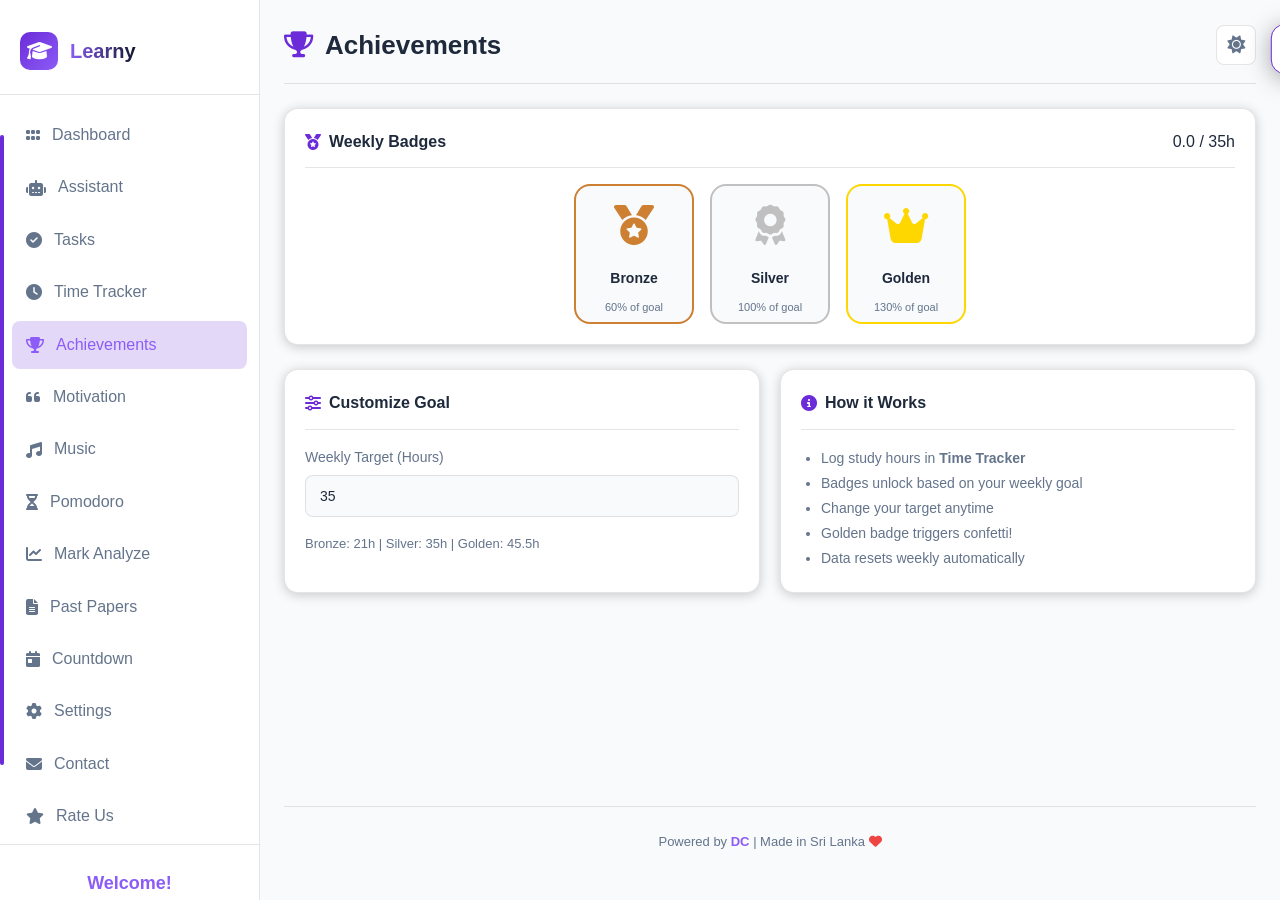
<file: achievements.html>
<!DOCTYPE html>
<html lang="en">
<head>
  <meta charset="UTF-8">
  <meta name="viewport" content="width=device-width, initial-scale=1.0">
  <title>Learny - Achievements</title>
  <link rel="manifest" href="manifest.json">
  <meta name="theme-color" content="#6c2bd9">
  <link rel="stylesheet" href="https://cdnjs.cloudflare.com/ajax/libs/font-awesome/6.5.0/css/all.min.css">
  <link rel="stylesheet" href="style.css">
</head>
<body>
  <div class="app-container">
    <div class="overlay"></div>
    <aside class="sidebar">
      <div class="sidebar-header"><div class="sidebar-logo"><i class="fa fa-graduation-cap"></i></div><span class="sidebar-title">Learny</span></div>
      <ul class="nav-list">
        <li class="nav-item"><a href="index.html"><i class="fa fa-grip"></i> Dashboard</a></li>
        <li class="nav-item"><a href="assistant.html"><i class="fa fa-robot"></i> Assistant</a></li>
        <li class="nav-item"><a href="tasks.html"><i class="fa fa-check-circle"></i> Tasks</a></li>
        <li class="nav-item"><a href="time.html"><i class="fa fa-clock"></i> Time Tracker</a></li>
        <li class="nav-item active"><a href="achievements.html"><i class="fa fa-trophy"></i> Achievements</a></li>
        <li class="nav-item"><a href="motivation.html"><i class="fa fa-quote-left"></i> Motivation</a></li>
        <li class="nav-item"><a href="music.html"><i class="fa fa-music"></i> Music</a></li>
        <li class="nav-item"><a href="pomodoro.html"><i class="fa fa-hourglass-half"></i> Pomodoro</a></li>
        <li class="nav-item"><a href="mark.html"><i class="fa fa-chart-line"></i> Mark Analyze</a></li>
        <li class="nav-item"><a href="pastpapers.html"><i class="fa fa-file-alt"></i> Past Papers</a></li>
        <li class="nav-item"><a href="countdown.html"><i class="fa fa-calendar-day"></i> Countdown</a></li>
        <li class="nav-item"><a href="settings.html"><i class="fa fa-cog"></i> Settings</a></li>
        <li class="nav-item"><a href="contact.html"><i class="fa fa-envelope"></i> Contact</a></li>
        <li class="nav-item"><a href="rate.html"><i class="fa fa-star"></i> Rate Us</a></li>
      </ul>
      <div class="sidebar-welcome"><p class="welcome-text">Welcome!</p><div class="divider"></div><p>Stay focused & keep learning</p></div>
    </aside>
    <main class="main-content">
      <header class="page-header">
        <button class="hamburger"><i class="fa fa-bars"></i></button>
        <h1 class="page-title"><i class="fa fa-trophy"></i> Achievements</h1>
        <div class="header-actions"><button class="theme-toggle" id="toggle-mode"><i class="fa fa-sun"></i></button></div>
      </header>
      <canvas id="confetti-canvas" class="confetti"></canvas>
      <div id="notification-toast" class="notification"><i class="fa fa-check-circle"></i><span></span></div>
      <div class="card mb-3">
        <div class="card-header"><span class="card-title"><i class="fa fa-medal"></i> Weekly Badges</span><span id="goal-display">0 / 35h</span></div>
        <div class="badge-container">
          <div class="badge bronze"><div class="badge-icon"><i class="fa fa-medal"></i></div><div class="badge-name">Bronze</div><div class="badge-desc">60% of goal</div></div>
          <div class="badge silver"><div class="badge-icon"><i class="fa fa-award"></i></div><div class="badge-name">Silver</div><div class="badge-desc">100% of goal</div></div>
          <div class="badge golden"><div class="badge-icon"><i class="fa fa-crown"></i></div><div class="badge-name">Golden</div><div class="badge-desc">130% of goal</div></div>
        </div>
      </div>
      <div class="grid-equal">
        <div class="card">
          <div class="card-header"><span class="card-title"><i class="fa fa-sliders-h"></i> Customize Goal</span></div>
          <div class="form-group"><label>Weekly Target (Hours)</label><input type="number" id="goal-input" class="form-control" value="35" min="10" max="80"></div>
          <p style="color:var(--text-muted);font-size:13px">Bronze: <span class="bronze-val">21h</span> | Silver: <span class="silver-val">35h</span> | Golden: <span class="golden-val">45.5h</span></p>
        </div>
        <div class="card">
          <div class="card-header"><span class="card-title"><i class="fa fa-info-circle"></i> How it Works</span></div>
          <ul style="color:var(--text-muted);font-size:14px;padding-left:20px;line-height:1.8">
            <li>Log study hours in <strong>Time Tracker</strong></li>
            <li>Badges unlock based on your weekly goal</li>
            <li>Change your target anytime</li>
            <li>Golden badge triggers confetti!</li>
            <li>Data resets weekly automatically</li>
          </ul>
        </div>
      </div>
      <footer class="site-footer">Powered by <a href="contact.html">DC</a> | Made in Sri Lanka <i class="fa fa-heart" style="color:var(--danger)"></i></footer>
    </main>
  </div>
  <script src="script.js"></script>
</body>
</html>
</file>
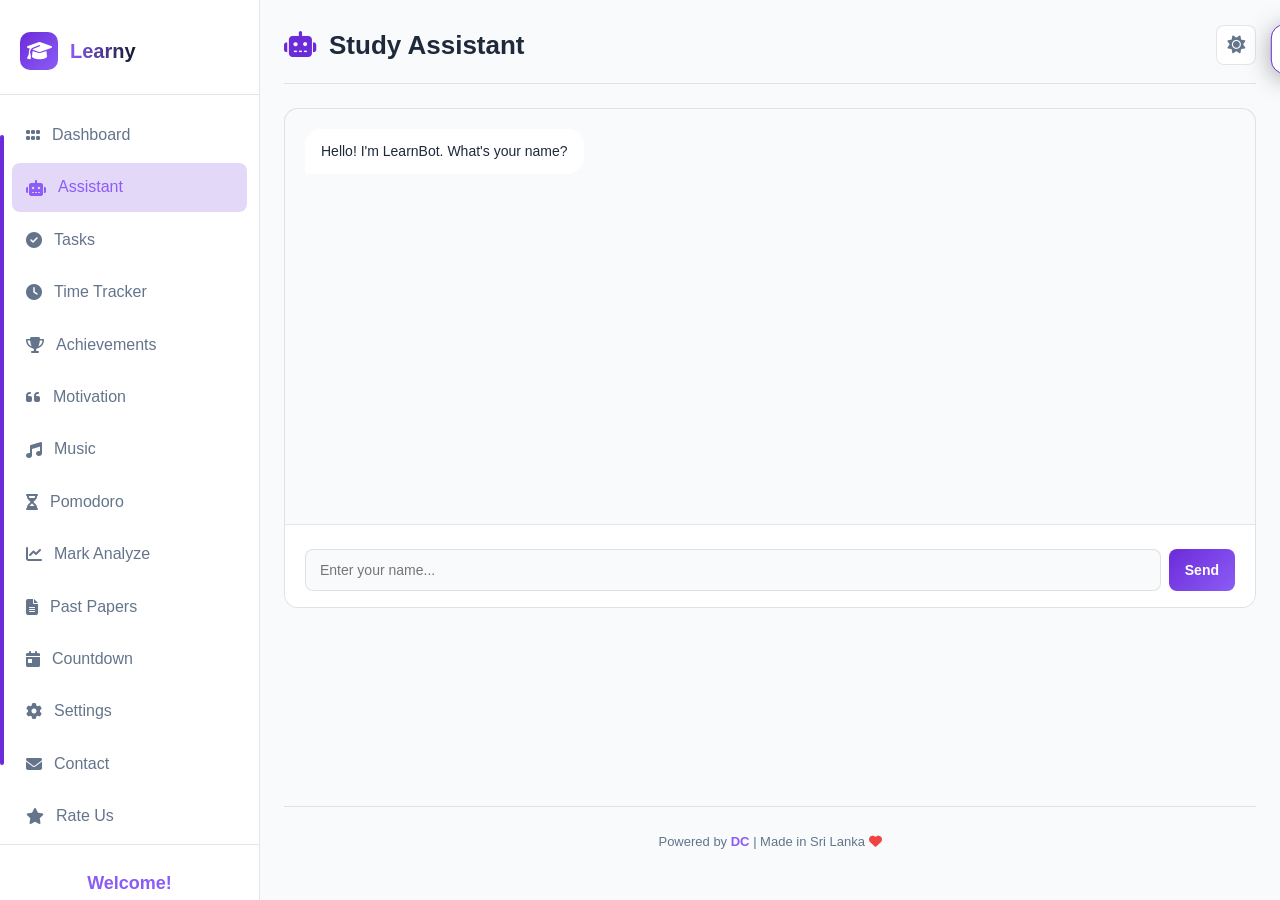
<file: assistant.html>
<!DOCTYPE html>
<html lang="en">
<head>
  <meta charset="UTF-8">
  <meta name="viewport" content="width=device-width, initial-scale=1.0">
  <title>Learny - Assistant</title>
  <link rel="manifest" href="manifest.json">
  <meta name="theme-color" content="#6c2bd9">
  <link rel="stylesheet" href="https://cdnjs.cloudflare.com/ajax/libs/font-awesome/6.5.0/css/all.min.css">
  <link rel="stylesheet" href="style.css">
</head>
<body>
  <div class="app-container">
    <div class="overlay"></div>
    <aside class="sidebar">
      <div class="sidebar-header">
        <div class="sidebar-logo"><i class="fa fa-graduation-cap"></i></div>
        <span class="sidebar-title">Learny</span>
      </div>
      <ul class="nav-list">
        <li class="nav-item"><a href="index.html"><i class="fa fa-grip"></i> Dashboard</a></li>
        <li class="nav-item active"><a href="assistant.html"><i class="fa fa-robot"></i> Assistant</a></li>
        <li class="nav-item"><a href="tasks.html"><i class="fa fa-check-circle"></i> Tasks</a></li>
        <li class="nav-item"><a href="time.html"><i class="fa fa-clock"></i> Time Tracker</a></li>
        <li class="nav-item"><a href="achievements.html"><i class="fa fa-trophy"></i> Achievements</a></li>
        <li class="nav-item"><a href="motivation.html"><i class="fa fa-quote-left"></i> Motivation</a></li>
        <li class="nav-item"><a href="music.html"><i class="fa fa-music"></i> Music</a></li>
        <li class="nav-item"><a href="pomodoro.html"><i class="fa fa-hourglass-half"></i> Pomodoro</a></li>
        <li class="nav-item"><a href="mark.html"><i class="fa fa-chart-line"></i> Mark Analyze</a></li>
        <li class="nav-item"><a href="pastpapers.html"><i class="fa fa-file-alt"></i> Past Papers</a></li>
        <li class="nav-item"><a href="countdown.html"><i class="fa fa-calendar-day"></i> Countdown</a></li>
        <li class="nav-item"><a href="settings.html"><i class="fa fa-cog"></i> Settings</a></li>
        <li class="nav-item"><a href="contact.html"><i class="fa fa-envelope"></i> Contact</a></li>
        <li class="nav-item"><a href="rate.html"><i class="fa fa-star"></i> Rate Us</a></li>
      </ul>
      <div class="sidebar-welcome"><p class="welcome-text">Welcome!</p><div class="divider"></div><p>Stay focused & keep learning</p></div>
    </aside>
    <main class="main-content">
      <header class="page-header">
        <button class="hamburger"><i class="fa fa-bars"></i></button>
        <h1 class="page-title"><i class="fa fa-robot"></i> Study Assistant</h1>
        <div class="header-actions">
          <button class="theme-toggle" id="toggle-mode"><i class="fa fa-sun"></i></button>
        </div>
      </header>
      <div id="notification-toast" class="notification"><i class="fa fa-check-circle"></i><span></span></div>
      <div class="chat-container">
        <div class="chat-messages" id="chat-messages"></div>
        <div class="chat-options" id="chat-options"></div>
      </div>
      <footer class="site-footer">Powered by <a href="contact.html">DC</a> | Made in Sri Lanka <i class="fa fa-heart" style="color:var(--danger)"></i></footer>
    </main>
  </div>
  <script src="script.js"></script>
</body>
</html>
</file>
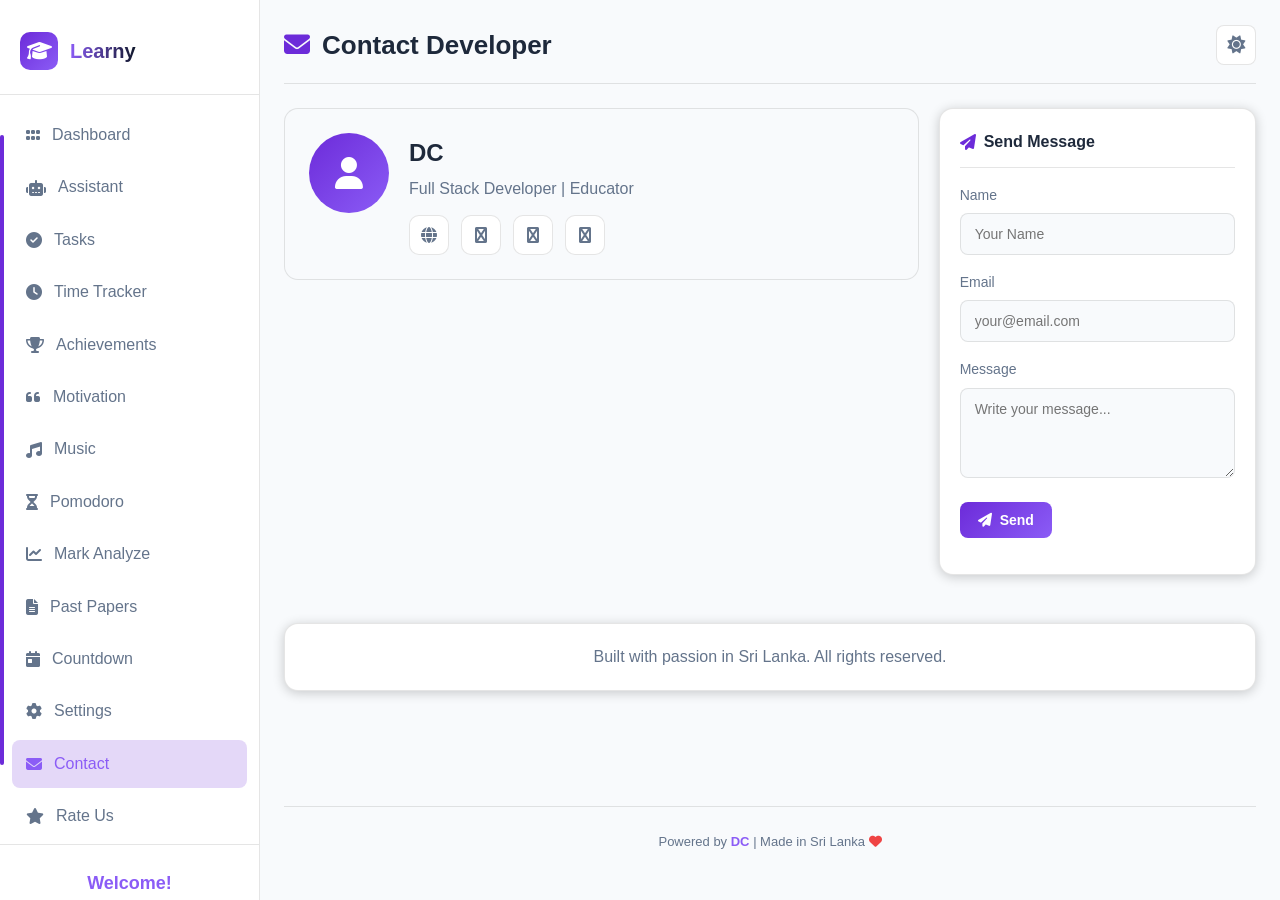
<file: contact.html>
<!DOCTYPE html>
<html lang="en">
<head>
  <meta charset="UTF-8">
  <meta name="viewport" content="width=device-width, initial-scale=1.0">
  <title>Learny - Contact</title>
  <link rel="manifest" href="manifest.json">
  <meta name="theme-color" content="#6c2bd9">
  <link rel="stylesheet" href="https://cdnjs.cloudflare.com/ajax/libs/font-awesome/6.5.0/css/all.min.css">
  <link rel="stylesheet" href="style.css">
</head>
<body>
  <div class="app-container">
    <div class="overlay"></div>
    <aside class="sidebar">
      <div class="sidebar-header"><div class="sidebar-logo"><i class="fa fa-graduation-cap"></i></div><span class="sidebar-title">Learny</span></div>
      <ul class="nav-list">
        <li class="nav-item"><a href="index.html"><i class="fa fa-grip"></i> Dashboard</a></li>
        <li class="nav-item"><a href="assistant.html"><i class="fa fa-robot"></i> Assistant</a></li>
        <li class="nav-item"><a href="tasks.html"><i class="fa fa-check-circle"></i> Tasks</a></li>
        <li class="nav-item"><a href="time.html"><i class="fa fa-clock"></i> Time Tracker</a></li>
        <li class="nav-item"><a href="achievements.html"><i class="fa fa-trophy"></i> Achievements</a></li>
        <li class="nav-item"><a href="motivation.html"><i class="fa fa-quote-left"></i> Motivation</a></li>
        <li class="nav-item"><a href="music.html"><i class="fa fa-music"></i> Music</a></li>
        <li class="nav-item"><a href="pomodoro.html"><i class="fa fa-hourglass-half"></i> Pomodoro</a></li>
        <li class="nav-item"><a href="mark.html"><i class="fa fa-chart-line"></i> Mark Analyze</a></li>
        <li class="nav-item"><a href="pastpapers.html"><i class="fa fa-file-alt"></i> Past Papers</a></li>
        <li class="nav-item"><a href="countdown.html"><i class="fa fa-calendar-day"></i> Countdown</a></li>
        <li class="nav-item"><a href="settings.html"><i class="fa fa-cog"></i> Settings</a></li>
        <li class="nav-item active"><a href="contact.html"><i class="fa fa-envelope"></i> Contact</a></li>
        <li class="nav-item"><a href="rate.html"><i class="fa fa-star"></i> Rate Us</a></li>
      </ul>
      <div class="sidebar-welcome"><p class="welcome-text">Welcome!</p><div class="divider"></div><p>Stay focused & keep learning</p></div>
    </aside>
    <main class="main-content">
      <header class="page-header">
        <button class="hamburger"><i class="fa fa-bars"></i></button>
        <h1 class="page-title"><i class="fa fa-envelope"></i> Contact Developer</h1>
        <div class="header-actions"><button class="theme-toggle" id="toggle-mode"><i class="fa fa-sun"></i></button></div>
      </header>
      <div class="grid-2">
        <div>
          <div class="contact-card">
            <div class="contact-avatar"><i class="fa fa-user"></i></div>
            <div>
              <h2 style="margin-bottom:4px">DC</h2>
              <p style="color:var(--text-muted)">Full Stack Developer | Educator</p>
              <div class="social-links">
                <a href="#" class="social-link"><i class="fa fa-globe"></i></a>
                <a href="#" class="social-link"><i class="fa fa-linkedin"></i></a>
                <a href="#" class="social-link"><i class="fa fa-github"></i></a>
                <a href="#" class="social-link"><i class="fa fa-twitter"></i></a>
              </div>
            </div>
          </div>
        </div>
        <div class="card">
          <div class="card-header"><span class="card-title"><i class="fa fa-paper-plane"></i> Send Message</span></div>
          <form class="form-group">
            <div class="form-group"><label>Name</label><input type="text" class="form-control" placeholder="Your Name"></div>
            <div class="form-group"><label>Email</label><input type="email" class="form-control" placeholder="your@email.com"></div>
            <div class="form-group"><label>Message</label><textarea class="form-control" rows="4" placeholder="Write your message..."></textarea></div>
            <button class="btn btn-primary"><i class="fa fa-paper-plane"></i> Send</button>
          </form>
        </div>
      </div>
      <div class="card mt-3 text-center">
        <p style="color:var(--text-muted)">Built with passion in Sri Lanka. All rights reserved.</p>
      </div>
      <footer class="site-footer">Powered by <a href="contact.html">DC</a> | Made in Sri Lanka <i class="fa fa-heart" style="color:var(--danger)"></i></footer>
    </main>
  </div>
  <script src="script.js"></script>
</body>
</html>
</file>
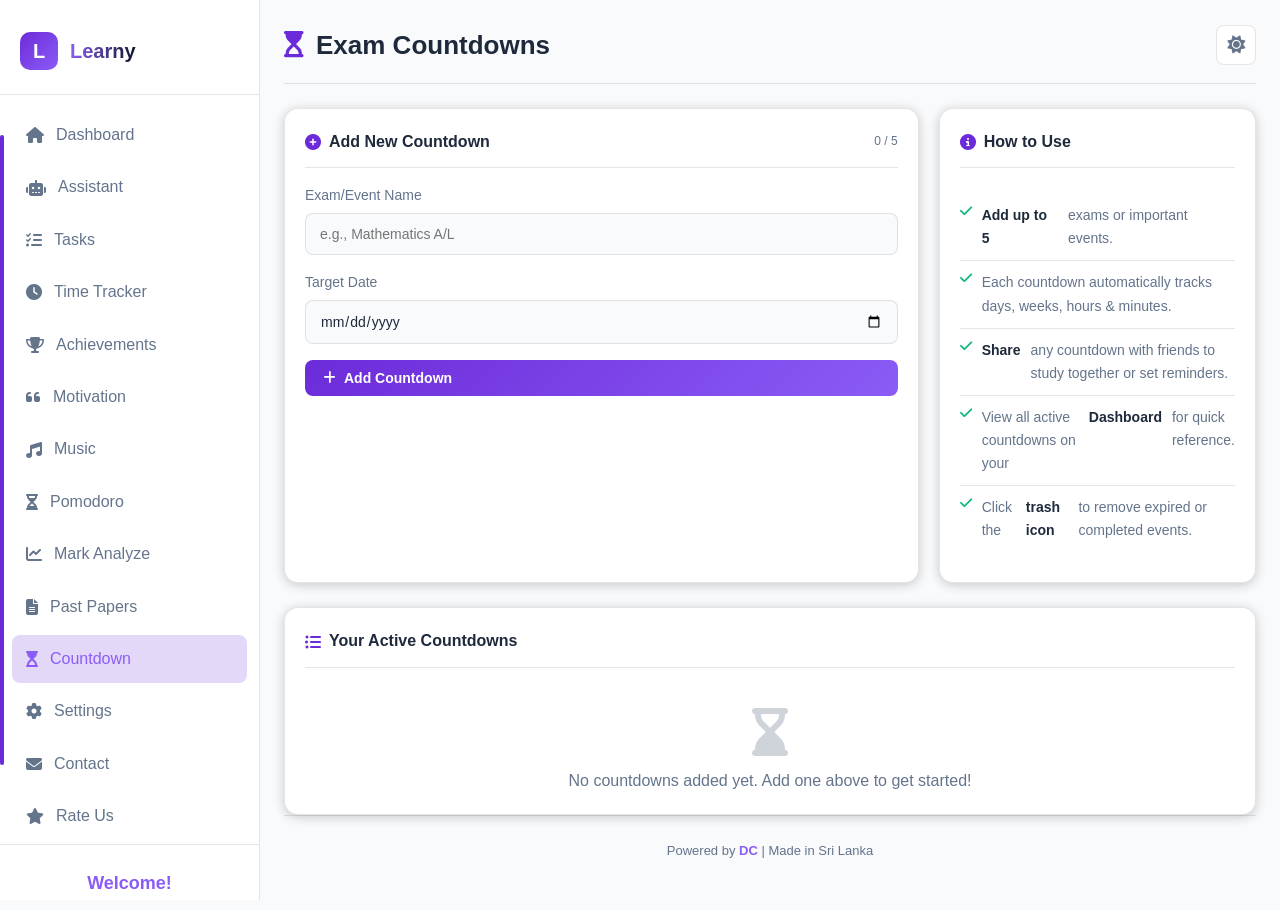
<file: countdown.html>
<!DOCTYPE html>
<html lang="en">
<head>
  <meta charset="UTF-8">
  <meta name="viewport" content="width=device-width, initial-scale=1.0">
  <title>Learny - Countdown</title>
  <link rel="stylesheet" href="style.css">
  <link rel="stylesheet" href="https://cdnjs.cloudflare.com/ajax/libs/font-awesome/6.5.0/css/all.min.css">
</head>
<body>
  <div class="app-container">
    <aside class="sidebar">
      <div class="sidebar-header">
        <div class="sidebar-logo">L</div>
        <div class="sidebar-title">Learny</div>
      </div>
      <ul class="nav-list">
        <li class="nav-item"><a href="index.html"><i class="fa fa-home"></i> Dashboard</a></li>
        <li class="nav-item"><a href="assistant.html"><i class="fa fa-robot"></i> Assistant</a></li>
        <li class="nav-item"><a href="tasks.html"><i class="fa fa-tasks"></i> Tasks</a></li>
        <li class="nav-item"><a href="time.html"><i class="fa fa-clock"></i> Time Tracker</a></li>
        <li class="nav-item"><a href="achievements.html"><i class="fa fa-trophy"></i> Achievements</a></li>
        <li class="nav-item"><a href="motivation.html"><i class="fa fa-quote-left"></i> Motivation</a></li>
        <li class="nav-item"><a href="music.html"><i class="fa fa-music"></i> Music</a></li>
        <li class="nav-item"><a href="pomodoro.html"><i class="fa fa-hourglass-half"></i> Pomodoro</a></li>
        <li class="nav-item"><a href="mark.html"><i class="fa fa-chart-line"></i> Mark Analyze</a></li>
        <li class="nav-item"><a href="pastpapers.html"><i class="fa fa-file-alt"></i> Past Papers</a></li>
        <li class="nav-item active"><a href="countdown.html"><i class="fa fa-hourglass-start"></i> Countdown</a></li>
        <li class="nav-item"><a href="settings.html"><i class="fa fa-cog"></i> Settings</a></li>
        <li class="nav-item"><a href="contact.html"><i class="fa fa-envelope"></i> Contact</a></li>
        <li class="nav-item"><a href="rate.html"><i class="fa fa-star"></i> Rate Us</a></li>
      </ul>
      <div class="sidebar-welcome">
        <div class="welcome-text">Welcome!</div>
        <p>Stay focused & keep learning</p>
        <div class="divider"></div>
      </div>
    </aside>

    <main class="main-content">
      <div class="page-header">
        <button class="hamburger"><i class="fa fa-bars"></i></button>
        <h1 class="page-title"><i class="fa fa-hourglass-start"></i> Exam Countdowns</h1>
        <div class="header-actions">
          <button class="theme-toggle"><i class="fa fa-moon"></i></button>
          
        </div>
      </div>

      <div class="grid-2">
        <div class="card">
          <div class="card-header">
            <h2 class="card-title"><i class="fa fa-plus-circle"></i> Add New Countdown</h2>
            <span id="countdown-limit" style="font-size:12px; color:var(--text-muted);">0 / 5</span>
          </div>
          <form id="countdown-form" class="mt-2">
            <div class="form-group">
              <label>Exam/Event Name</label>
              <input type="text" id="countdown-name" class="form-control" placeholder="e.g., Mathematics A/L" required maxlength="40">
            </div>
            <div class="form-group">
              <label>Target Date</label>
              <input type="date" id="countdown-date" class="form-control" required>
            </div>
            <button type="submit" class="btn btn-primary w-full"><i class="fa fa-plus"></i> Add Countdown</button>
          </form>
        </div>

        <div class="card">
          <div class="card-header">
            <h2 class="card-title"><i class="fa fa-info-circle"></i> How to Use</h2>
          </div>
          <div class="how-to-use-content">
            <ul>
              <li><i class="fa fa-check" style="color:var(--success)"></i> <strong>Add up to 5</strong> exams or important events.</li>
              <li><i class="fa fa-check" style="color:var(--success)"></i> Each countdown automatically tracks days, weeks, hours & minutes.</li>
              <li><i class="fa fa-check" style="color:var(--success)"></i> <strong>Share</strong> any countdown with friends to study together or set reminders.</li>
              <li><i class="fa fa-check" style="color:var(--success)"></i> View all active countdowns on your <strong>Dashboard</strong> for quick reference.</li>
              <li><i class="fa fa-check" style="color:var(--success)"></i> Click the <strong>trash icon</strong> to remove expired or completed events.</li>
            </ul>
          </div>
        </div>
      </div>

      <div class="card">
        <div class="card-header">
          <h2 class="card-title"><i class="fa fa-list-ul"></i> Your Active Countdowns</h2>
        </div>
        <div id="countdown-list" class="countdown-list-container">
          <!-- Items injected by JS -->
        </div>
        <div id="no-countdowns" class="text-center mt-3" style="color:var(--text-muted); display:none;">
          <i class="fa fa-hourglass-end" style="font-size:48px; opacity:0.3; margin-bottom: 12px;"></i>
          <p>No countdowns added yet. Add one above to get started!</p>
        </div>
      </div>

      <footer class="site-footer">Powered by <a href="contact.html">DC</a> | Made in Sri Lanka</footer>
    </main>
    <div class="overlay"></div>
  </div>
  <script src="script.js"></script>
</body>
</html>
</file>
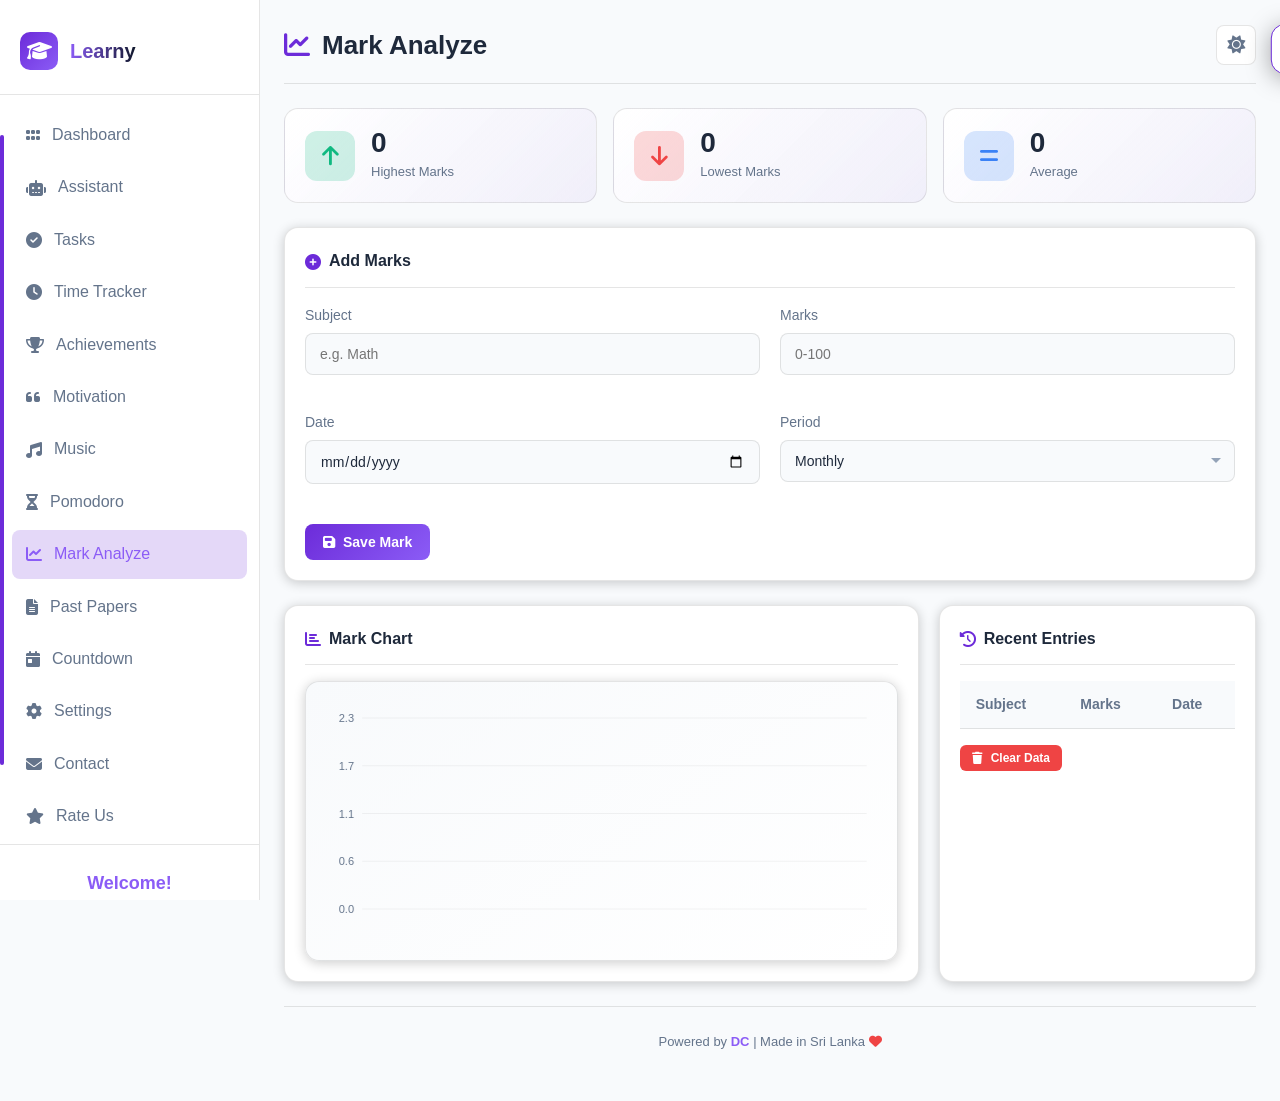
<file: mark.html>
<!DOCTYPE html>
<html lang="en">
<head>
  <meta charset="UTF-8">
  <meta name="viewport" content="width=device-width, initial-scale=1.0">
  <title>Learny - Mark Analyze</title>
  <link rel="manifest" href="manifest.json">
  <meta name="theme-color" content="#6c2bd9">
  <link rel="stylesheet" href="https://cdnjs.cloudflare.com/ajax/libs/font-awesome/6.5.0/css/all.min.css">
  <link rel="stylesheet" href="style.css">
</head>
<body>
  <div class="app-container">
    <div class="overlay"></div>
    <aside class="sidebar">
      <div class="sidebar-header"><div class="sidebar-logo"><i class="fa fa-graduation-cap"></i></div><span class="sidebar-title">Learny</span></div>
      <ul class="nav-list">
        <li class="nav-item"><a href="index.html"><i class="fa fa-grip"></i> Dashboard</a></li>
        <li class="nav-item"><a href="assistant.html"><i class="fa fa-robot"></i> Assistant</a></li>
        <li class="nav-item"><a href="tasks.html"><i class="fa fa-check-circle"></i> Tasks</a></li>
        <li class="nav-item"><a href="time.html"><i class="fa fa-clock"></i> Time Tracker</a></li>
        <li class="nav-item"><a href="achievements.html"><i class="fa fa-trophy"></i> Achievements</a></li>
        <li class="nav-item"><a href="motivation.html"><i class="fa fa-quote-left"></i> Motivation</a></li>
        <li class="nav-item"><a href="music.html"><i class="fa fa-music"></i> Music</a></li>
        <li class="nav-item"><a href="pomodoro.html"><i class="fa fa-hourglass-half"></i> Pomodoro</a></li>
        <li class="nav-item active"><a href="mark.html"><i class="fa fa-chart-line"></i> Mark Analyze</a></li>
        <li class="nav-item"><a href="pastpapers.html"><i class="fa fa-file-alt"></i> Past Papers</a></li>
        <li class="nav-item"><a href="countdown.html"><i class="fa fa-calendar-day"></i> Countdown</a></li>
        <li class="nav-item"><a href="settings.html"><i class="fa fa-cog"></i> Settings</a></li>
        <li class="nav-item"><a href="contact.html"><i class="fa fa-envelope"></i> Contact</a></li>
        <li class="nav-item"><a href="rate.html"><i class="fa fa-star"></i> Rate Us</a></li>
      </ul>
      <div class="sidebar-welcome"><p class="welcome-text">Welcome!</p><div class="divider"></div><p>Stay focused & keep learning</p></div>
    </aside>
    <main class="main-content">
      <header class="page-header">
        <button class="hamburger"><i class="fa fa-bars"></i></button>
        <h1 class="page-title"><i class="fa fa-chart-line"></i> Mark Analyze</h1>
        <div class="header-actions"><button class="theme-toggle" id="toggle-mode"><i class="fa fa-sun"></i></button></div>
      </header>
      <div id="notification-toast" class="notification"><i class="fa fa-check-circle"></i><span></span></div>
      <div class="stats-grid">
        <div class="stat-card"><div class="stat-icon green"><i class="fa fa-arrow-up"></i></div><div class="stat-info"><h3 id="mark-highest">0</h3><p>Highest Marks</p></div></div>
        <div class="stat-card"><div class="stat-icon red"><i class="fa fa-arrow-down"></i></div><div class="stat-info"><h3 id="mark-lowest">0</h3><p>Lowest Marks</p></div></div>
        <div class="stat-card"><div class="stat-icon blue"><i class="fa fa-equals"></i></div><div class="stat-info"><h3 id="mark-avg">0</h3><p>Average</p></div></div>
      </div>
      <div class="card mb-3">
        <div class="card-header"><span class="card-title"><i class="fa fa-plus-circle"></i> Add Marks</span></div>
        <form id="mark-form">
          <div class="grid-equal">
            <div class="form-group"><label>Subject</label><input type="text" id="mark-subject" class="form-control" placeholder="e.g. Math" maxlength="15"></div>
            <div class="form-group"><label>Marks</label><input type="number" id="mark-value" class="form-control" placeholder="0-100" max="100"></div>
            <div class="form-group"><label>Date</label><input type="date" id="mark-date" class="form-control"></div>
            <div class="form-group"><label>Period</label><select id="mark-period" class="form-control"><option>Monthly</option><option>Weekly</option><option>Yearly</option></select></div>
          </div>
          <button type="submit" class="btn btn-primary"><i class="fa fa-save"></i> Save Mark</button>
        </form>
      </div>
      <div class="grid-2">
        <div class="card">
          <div class="card-header"><span class="card-title"><i class="fa fa-chart-bar"></i> Mark Chart</span></div>
          <div class="chart-container"><canvas id="markChart" class="chart-canvas"></canvas></div>
        </div>
        <div class="card">
          <div class="card-header"><span class="card-title"><i class="fa fa-history"></i> Recent Entries</span></div>
          <div class="table-responsive">
            <table class="data-table" id="mark-table">
              <thead><tr><th>Subject</th><th>Marks</th><th>Date</th></tr></thead>
              <tbody id="mark-tbody"></tbody>
            </table>
          </div>
          <button class="btn btn-danger btn-sm mt-2" id="mark-clear"><i class="fa fa-trash"></i> Clear Data</button>
        </div>
      </div>
      <footer class="site-footer">Powered by <a href="contact.html">DC</a> | Made in Sri Lanka <i class="fa fa-heart" style="color:var(--danger)"></i></footer>
    </main>
  </div>
  <script src="script.js"></script>
</body>
</html>
</file>
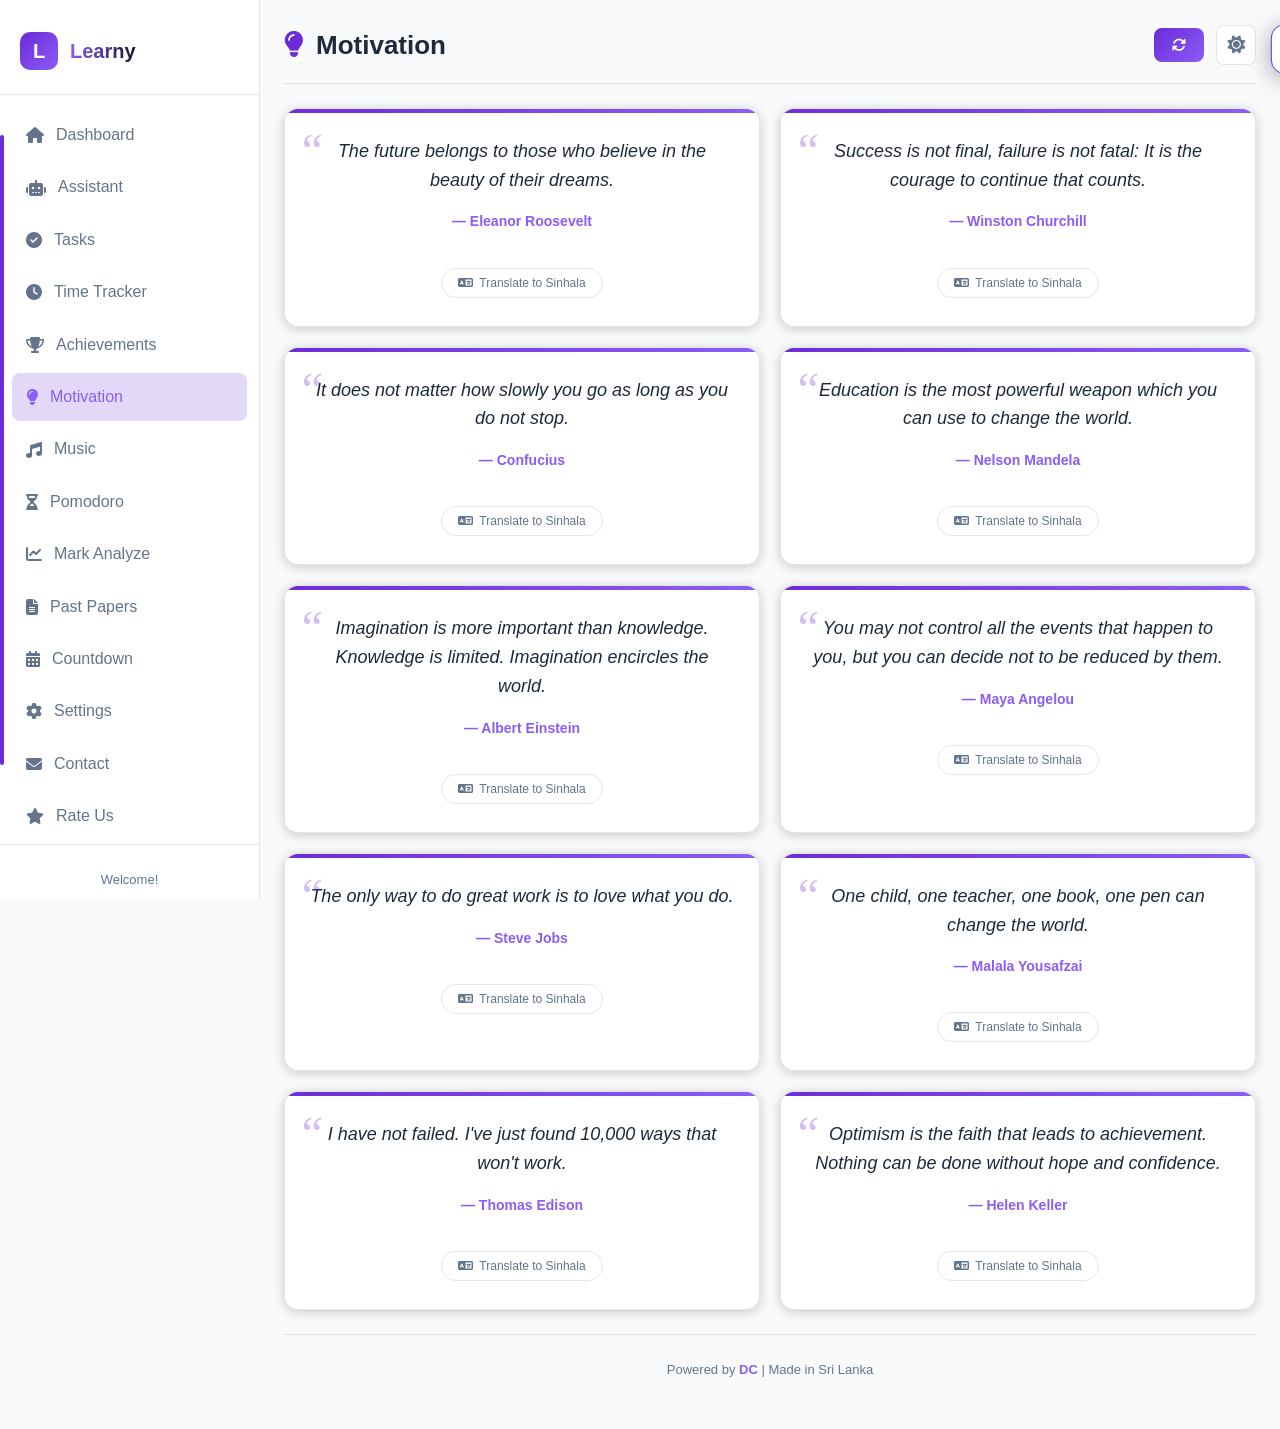
<file: motivation.html>
<!DOCTYPE html>
<html lang="en">
<head>
  <meta charset="UTF-8">
  <meta name="viewport" content="width=device-width, initial-scale=1.0">
  <title>Learny - Motivation</title>
  <link rel="stylesheet" href="style.css">
  <link rel="stylesheet" href="https://cdnjs.cloudflare.com/ajax/libs/font-awesome/6.4.0/css/all.min.css">
</head>
<body>
  <div class="overlay"></div>
  <div class="app-container">
    <aside class="sidebar">
      <div class="sidebar-header">
        <div class="sidebar-logo">L</div>
        <div class="sidebar-title">Learny</div>
      </div>
      <ul class="nav-list">
        <li class="nav-item"><a href="index.html"><i class="fa fa-home"></i> Dashboard</a></li>
        <li class="nav-item"><a href="assistant.html"><i class="fa fa-robot"></i> Assistant</a></li>
        <li class="nav-item"><a href="tasks.html"><i class="fa fa-check-circle"></i> Tasks</a></li>
        <li class="nav-item"><a href="time.html"><i class="fa fa-clock"></i> Time Tracker</a></li>
        <li class="nav-item"><a href="achievements.html"><i class="fa fa-trophy"></i> Achievements</a></li>
        <li class="nav-item active"><a href="motivation.html"><i class="fa fa-lightbulb"></i> Motivation</a></li>
        <li class="nav-item"><a href="music.html"><i class="fa fa-music"></i> Music</a></li>
        <li class="nav-item"><a href="pomodoro.html"><i class="fa fa-hourglass-half"></i> Pomodoro</a></li>
        <li class="nav-item"><a href="mark.html"><i class="fa fa-chart-line"></i> Mark Analyze</a></li>
        <li class="nav-item"><a href="pastpapers.html"><i class="fa fa-file-alt"></i> Past Papers</a></li>
        <li class="nav-item"><a href="countdown.html"><i class="fa fa-calendar-alt"></i> Countdown</a></li>
        <li class="nav-item"><a href="settings.html"><i class="fa fa-cog"></i> Settings</a></li>
        <li class="nav-item"><a href="contact.html"><i class="fa fa-envelope"></i> Contact</a></li>
        <li class="nav-item"><a href="rate.html"><i class="fa fa-star"></i> Rate Us</a></li>
      </ul>
      <div class="sidebar-welcome">
        <p>Welcome!</p>
        <div class="welcome-text">Stay focused & keep learning</div>
        <div class="divider"></div>
      </div>
    </aside>

    <main class="main-content">
      <header class="page-header">
        <div class="flex items-center gap-3">
          <button class="hamburger"><i class="fa fa-bars"></i></button>
          <h1 class="page-title"><i class="fa fa-lightbulb"></i> Motivation</h1>
        </div>
        <div class="header-actions">
          <button class="btn btn-primary" id="refresh-quotes"><i class="fa fa-sync-alt"></i></button>
          <button class="theme-toggle"><i class="fa fa-sun"></i></button>
        </div>
      </header>

      <div class="motivation-grid" id="quotes-container">
        <!-- Quotes injected via JS -->
      </div>

      <footer class="site-footer">
        Powered by <a href="contact.html">DC</a> | Made in Sri Lanka
      </footer>
    </main>
  </div>

  <div id="notification-toast" class="notification">
    <i class="fa fa-info-circle"></i>
    <span></span>
  </div>

  <script src="script.js"></script>
</body>
</html>
</file>
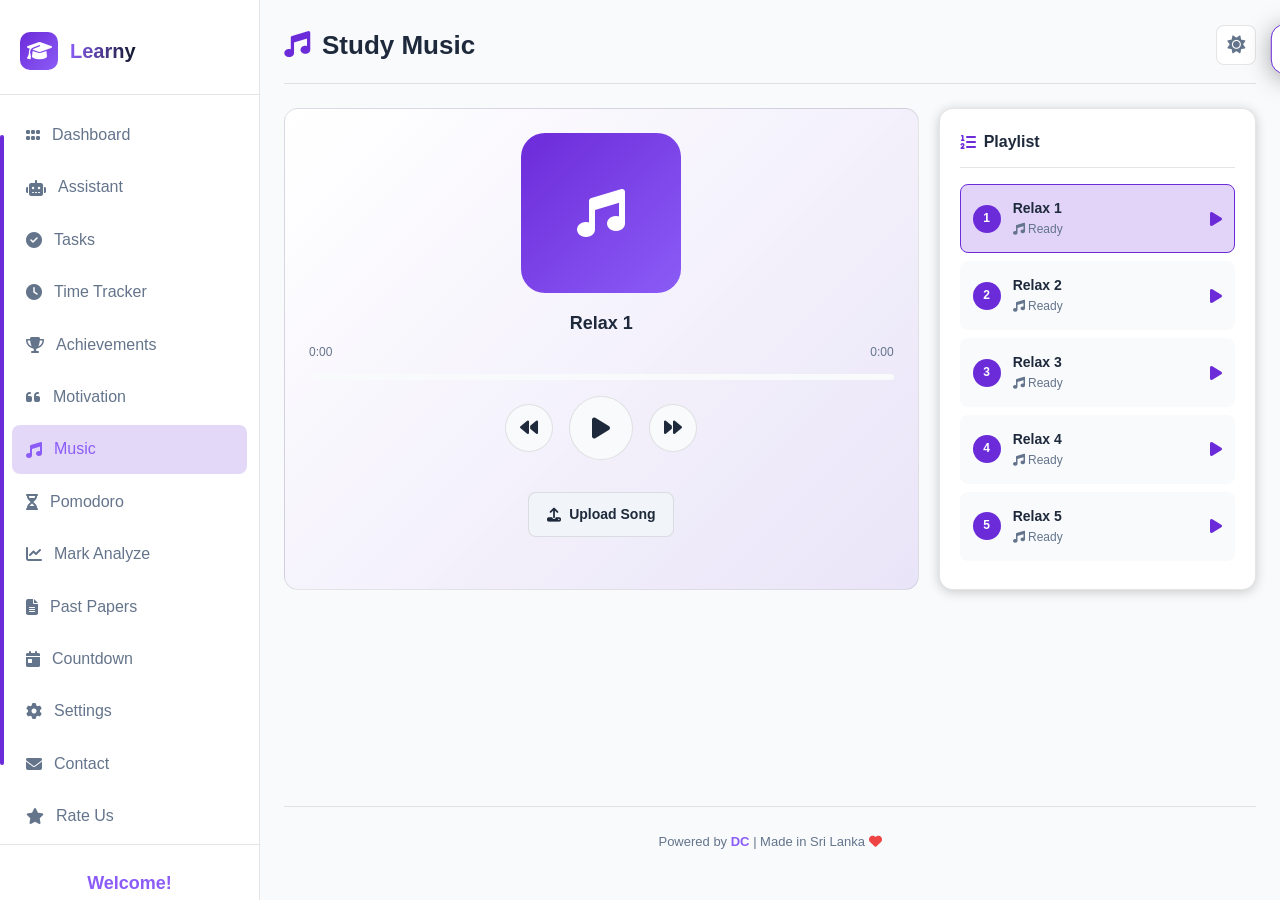
<file: music.html>
<!DOCTYPE html>
<html lang="en">
<head>
  <meta charset="UTF-8">
  <meta name="viewport" content="width=device-width, initial-scale=1.0">
  <title>Learny - Music</title>
  <link rel="manifest" href="manifest.json">
  <meta name="theme-color" content="#6c2bd9">
  <link rel="stylesheet" href="https://cdnjs.cloudflare.com/ajax/libs/font-awesome/6.5.0/css/all.min.css">
  <link rel="stylesheet" href="style.css">
</head>
<body>
  <div class="app-container">
    <div class="overlay"></div>
    <aside class="sidebar">
      <div class="sidebar-header"><div class="sidebar-logo"><i class="fa fa-graduation-cap"></i></div><span class="sidebar-title">Learny</span></div>
      <ul class="nav-list">
        <li class="nav-item"><a href="index.html"><i class="fa fa-grip"></i> Dashboard</a></li>
        <li class="nav-item"><a href="assistant.html"><i class="fa fa-robot"></i> Assistant</a></li>
        <li class="nav-item"><a href="tasks.html"><i class="fa fa-check-circle"></i> Tasks</a></li>
        <li class="nav-item"><a href="time.html"><i class="fa fa-clock"></i> Time Tracker</a></li>
        <li class="nav-item"><a href="achievements.html"><i class="fa fa-trophy"></i> Achievements</a></li>
        <li class="nav-item"><a href="motivation.html"><i class="fa fa-quote-left"></i> Motivation</a></li>
        <li class="nav-item active"><a href="music.html"><i class="fa fa-music"></i> Music</a></li>
        <li class="nav-item"><a href="pomodoro.html"><i class="fa fa-hourglass-half"></i> Pomodoro</a></li>
        <li class="nav-item"><a href="mark.html"><i class="fa fa-chart-line"></i> Mark Analyze</a></li>
        <li class="nav-item"><a href="pastpapers.html"><i class="fa fa-file-alt"></i> Past Papers</a></li>
        <li class="nav-item"><a href="countdown.html"><i class="fa fa-calendar-day"></i> Countdown</a></li>
        <li class="nav-item"><a href="settings.html"><i class="fa fa-cog"></i> Settings</a></li>
        <li class="nav-item"><a href="contact.html"><i class="fa fa-envelope"></i> Contact</a></li>
        <li class="nav-item"><a href="rate.html"><i class="fa fa-star"></i> Rate Us</a></li>
      </ul>
      <div class="sidebar-welcome"><p class="welcome-text">Welcome!</p><div class="divider"></div><p>Stay focused & keep learning</p></div>
    </aside>
    <main class="main-content">
      <header class="page-header">
        <button class="hamburger"><i class="fa fa-bars"></i></button>
        <h1 class="page-title"><i class="fa fa-music"></i> Study Music</h1>
        <div class="header-actions"><button class="theme-toggle" id="toggle-mode"><i class="fa fa-sun"></i></button></div>
      </header>
      <div id="notification-toast" class="notification"><i class="fa fa-check-circle"></i><span></span></div>
      <div class="grid-2">
        <div class="music-player">
          <div class="album-art"><i class="fa fa-music"></i></div>
          <p id="music-title" style="font-size:18px;font-weight:600;margin-bottom:4px">Relax 1</p>
          <div class="time-display"><span id="music-current">0:00</span><span id="music-total">0:00</span></div>
          <div class="progress-seek"><div class="progress-fill" id="music-progress"></div></div>
          <div class="player-controls">
            <button class="player-btn" onclick="APP.playTrack(APP.currentTrack > 0 ? APP.currentTrack - 1 : 0)"><i class="fa fa-backward"></i></button>
            <button class="player-btn play-btn" id="play-pause-btn"><i class="fa fa-play"></i></button>
            <button class="player-btn" onclick="APP.playTrack(APP.currentTrack < APP.playlist.length - 1 ? APP.currentTrack + 1 : 0)"><i class="fa fa-forward"></i></button>
          </div>
          <label class="btn btn-secondary mt-2"><i class="fa fa-upload"></i> Upload Song<input type="file" id="music-upload" accept="audio/*" hidden></label>
        </div>
        <div class="card">
          <div class="card-header"><span class="card-title"><i class="fa fa-list-ol"></i> Playlist</span></div>
          <div id="music-playlist"></div>
        </div>
      </div>
      <footer class="site-footer">Powered by <a href="contact.html">DC</a> | Made in Sri Lanka <i class="fa fa-heart" style="color:var(--danger)"></i></footer>
    </main>
  </div>
  <script src="script.js"></script>
</body>
</html>
</file>
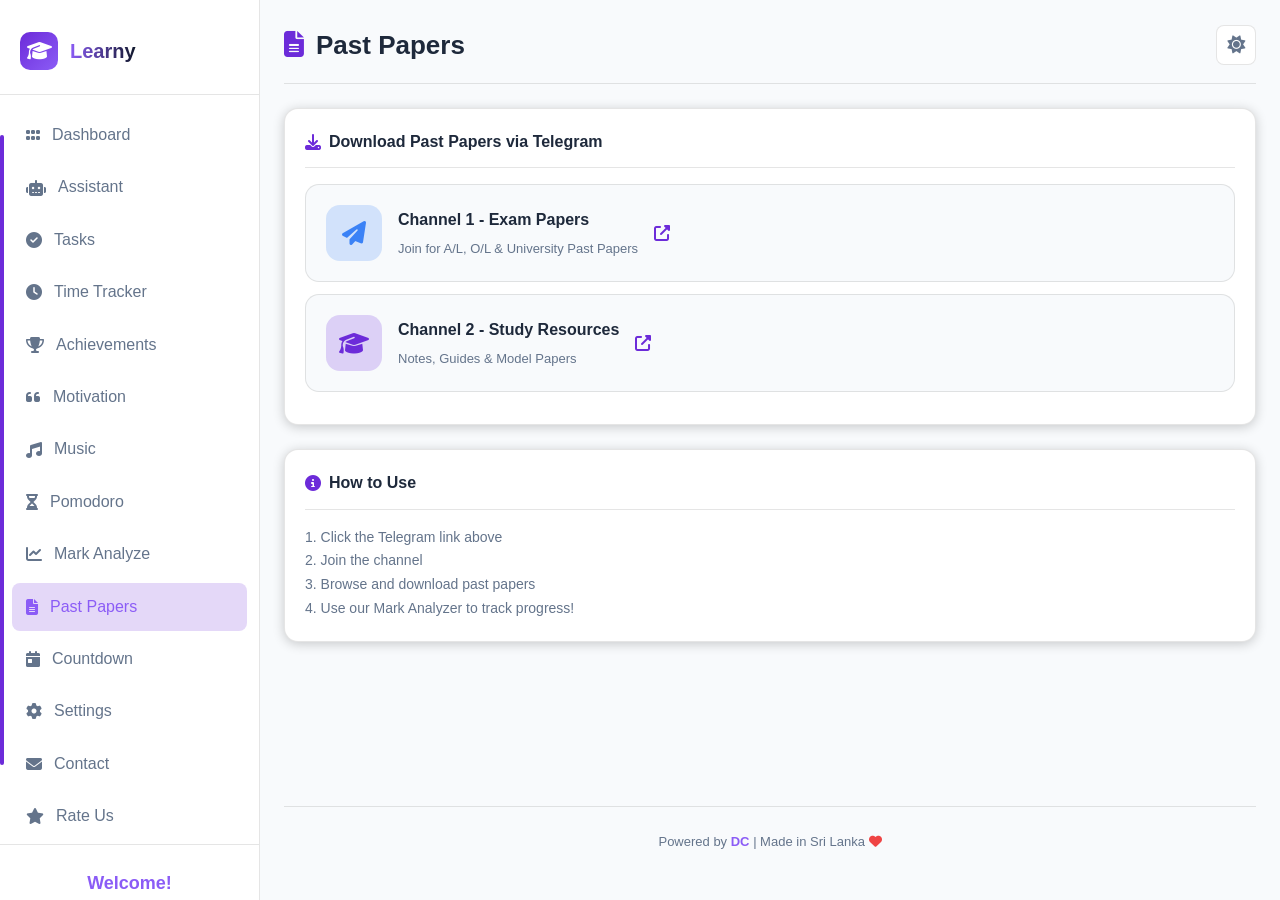
<file: pastpapers.html>
<!DOCTYPE html>
<html lang="en">
<head>
  <meta charset="UTF-8">
  <meta name="viewport" content="width=device-width, initial-scale=1.0">
  <title>Learny - Past Papers</title>
  <link rel="manifest" href="manifest.json">
  <meta name="theme-color" content="#6c2bd9">
  <link rel="stylesheet" href="https://cdnjs.cloudflare.com/ajax/libs/font-awesome/6.5.0/css/all.min.css">
  <link rel="stylesheet" href="style.css">
</head>
<body>
  <div class="app-container">
    <div class="overlay"></div>
    <aside class="sidebar">
      <div class="sidebar-header"><div class="sidebar-logo"><i class="fa fa-graduation-cap"></i></div><span class="sidebar-title">Learny</span></div>
      <ul class="nav-list">
        <li class="nav-item"><a href="index.html"><i class="fa fa-grip"></i> Dashboard</a></li>
        <li class="nav-item"><a href="assistant.html"><i class="fa fa-robot"></i> Assistant</a></li>
        <li class="nav-item"><a href="tasks.html"><i class="fa fa-check-circle"></i> Tasks</a></li>
        <li class="nav-item"><a href="time.html"><i class="fa fa-clock"></i> Time Tracker</a></li>
        <li class="nav-item"><a href="achievements.html"><i class="fa fa-trophy"></i> Achievements</a></li>
        <li class="nav-item"><a href="motivation.html"><i class="fa fa-quote-left"></i> Motivation</a></li>
        <li class="nav-item"><a href="music.html"><i class="fa fa-music"></i> Music</a></li>
        <li class="nav-item"><a href="pomodoro.html"><i class="fa fa-hourglass-half"></i> Pomodoro</a></li>
        <li class="nav-item"><a href="mark.html"><i class="fa fa-chart-line"></i> Mark Analyze</a></li>
        <li class="nav-item active"><a href="pastpapers.html"><i class="fa fa-file-alt"></i> Past Papers</a></li>
        <li class="nav-item"><a href="countdown.html"><i class="fa fa-calendar-day"></i> Countdown</a></li>
        <li class="nav-item"><a href="settings.html"><i class="fa fa-cog"></i> Settings</a></li>
        <li class="nav-item"><a href="contact.html"><i class="fa fa-envelope"></i> Contact</a></li>
        <li class="nav-item"><a href="rate.html"><i class="fa fa-star"></i> Rate Us</a></li>
      </ul>
      <div class="sidebar-welcome"><p class="welcome-text">Welcome!</p><div class="divider"></div><p>Stay focused & keep learning</p></div>
    </aside>
    <main class="main-content">
      <header class="page-header">
        <button class="hamburger"><i class="fa fa-bars"></i></button>
        <h1 class="page-title"><i class="fa fa-file-alt"></i> Past Papers</h1>
        <div class="header-actions"><button class="theme-toggle" id="toggle-mode"><i class="fa fa-sun"></i></button></div>
      </header>
      <div class="card mb-3">
        <div class="card-header"><span class="card-title"><i class="fa fa-download"></i> Download Past Papers via Telegram</span></div>
        <a href="https://t.me/+YOUR_CHANNEL_1" target="_blank" class="paper-link">
          <div class="paper-icon"><i class="fa fa-paper-plane"></i></div>
          <div class="paper-info"><h3>Channel 1 - Exam Papers</h3><p>Join for A/L, O/L & University Past Papers</p></div>
          <i class="fa fa-external-link-alt" style="color:var(--primary)"></i>
        </a>
        <a href="https://t.me/+YOUR_CHANNEL_2" target="_blank" class="paper-link">
          <div class="paper-icon" style="background:rgba(108,43,217,0.2);color:var(--primary)"><i class="fa fa-graduation-cap"></i></div>
          <div class="paper-info"><h3>Channel 2 - Study Resources</h3><p>Notes, Guides & Model Papers</p></div>
          <i class="fa fa-external-link-alt" style="color:var(--primary)"></i>
        </a>
      </div>
      <div class="card">
        <div class="card-header"><span class="card-title"><i class="fa fa-info-circle"></i> How to Use</span></div>
        <p style="color:var(--text-muted);font-size:14px;line-height:1.7">1. Click the Telegram link above<br>2. Join the channel<br>3. Browse and download past papers<br>4. Use our Mark Analyzer to track progress!</p>
      </div>
      <footer class="site-footer">Powered by <a href="contact.html">DC</a> | Made in Sri Lanka <i class="fa fa-heart" style="color:var(--danger)"></i></footer>
    </main>
  </div>
  <script src="script.js"></script>
</body>
</html>
</file>
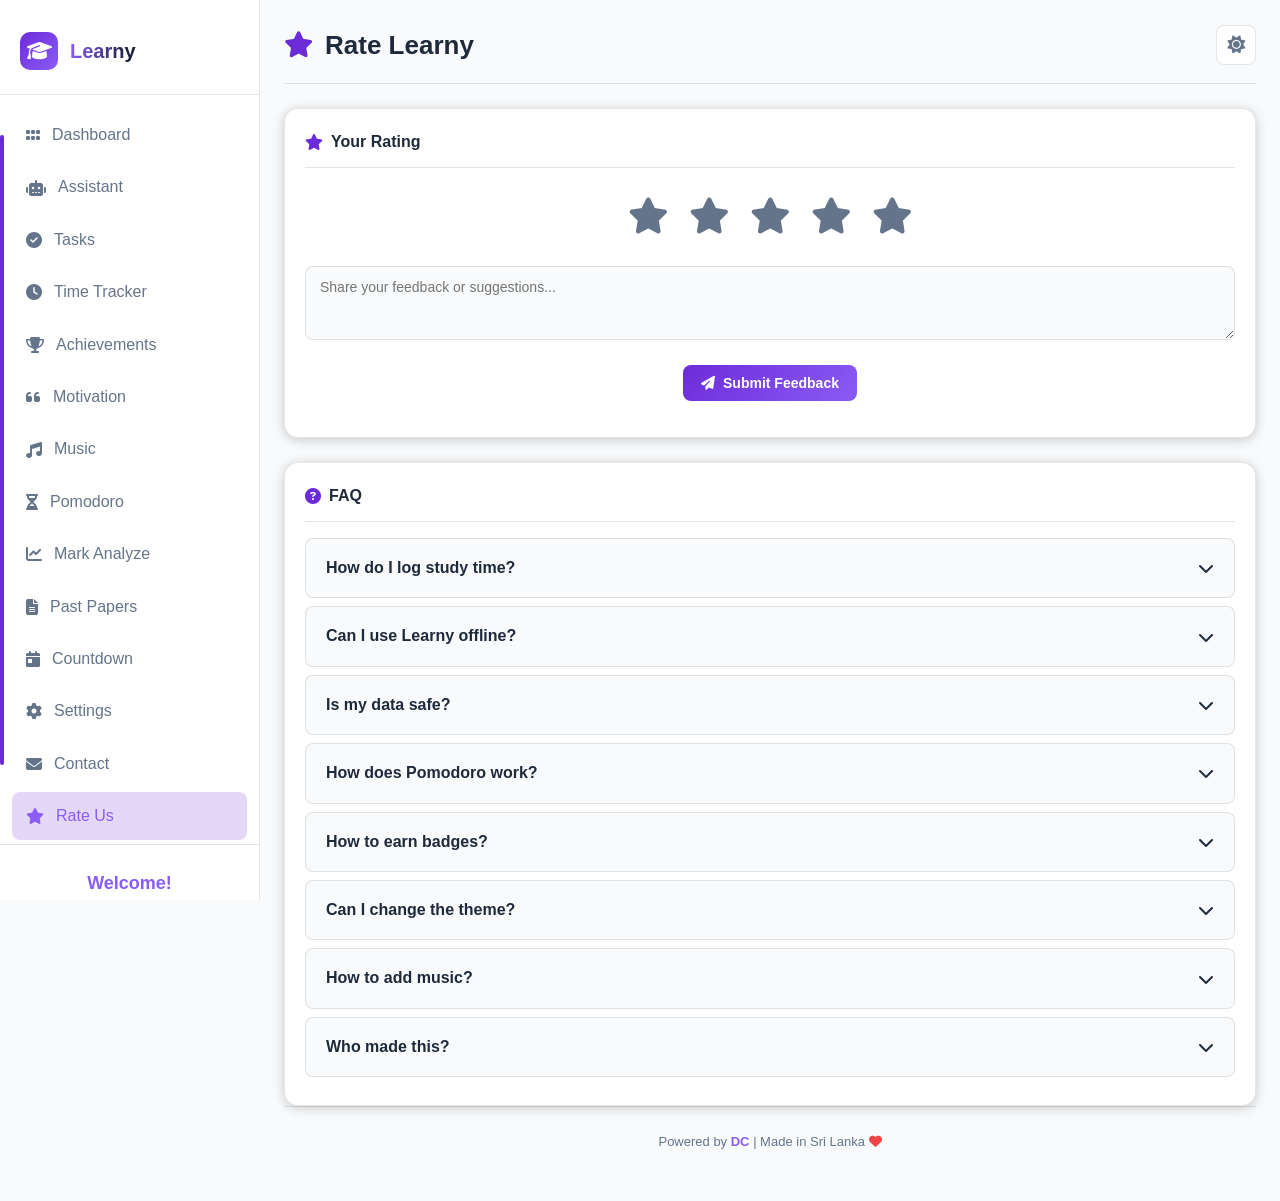
<file: rate.html>
<!DOCTYPE html>
<html lang="en">
<head>
  <meta charset="UTF-8">
  <meta name="viewport" content="width=device-width, initial-scale=1.0">
  <title>Learny - Rate Us</title>
  <link rel="manifest" href="manifest.json">
  <meta name="theme-color" content="#6c2bd9">
  <link rel="stylesheet" href="https://cdnjs.cloudflare.com/ajax/libs/font-awesome/6.5.0/css/all.min.css">
  <link rel="stylesheet" href="style.css">
</head>
<body>
  <div class="app-container">
    <div class="overlay"></div>
    <aside class="sidebar">
      <div class="sidebar-header"><div class="sidebar-logo"><i class="fa fa-graduation-cap"></i></div><span class="sidebar-title">Learny</span></div>
      <ul class="nav-list">
        <li class="nav-item"><a href="index.html"><i class="fa fa-grip"></i> Dashboard</a></li>
        <li class="nav-item"><a href="assistant.html"><i class="fa fa-robot"></i> Assistant</a></li>
        <li class="nav-item"><a href="tasks.html"><i class="fa fa-check-circle"></i> Tasks</a></li>
        <li class="nav-item"><a href="time.html"><i class="fa fa-clock"></i> Time Tracker</a></li>
        <li class="nav-item"><a href="achievements.html"><i class="fa fa-trophy"></i> Achievements</a></li>
        <li class="nav-item"><a href="motivation.html"><i class="fa fa-quote-left"></i> Motivation</a></li>
        <li class="nav-item"><a href="music.html"><i class="fa fa-music"></i> Music</a></li>
        <li class="nav-item"><a href="pomodoro.html"><i class="fa fa-hourglass-half"></i> Pomodoro</a></li>
        <li class="nav-item"><a href="mark.html"><i class="fa fa-chart-line"></i> Mark Analyze</a></li>
        <li class="nav-item"><a href="pastpapers.html"><i class="fa fa-file-alt"></i> Past Papers</a></li>
        <li class="nav-item"><a href="countdown.html"><i class="fa fa-calendar-day"></i> Countdown</a></li>
        <li class="nav-item"><a href="settings.html"><i class="fa fa-cog"></i> Settings</a></li>
        <li class="nav-item"><a href="contact.html"><i class="fa fa-envelope"></i> Contact</a></li>
        <li class="nav-item active"><a href="rate.html"><i class="fa fa-star"></i> Rate Us</a></li>
      </ul>
      <div class="sidebar-welcome"><p class="welcome-text">Welcome!</p><div class="divider"></div><p>Stay focused & keep learning</p></div>
    </aside>
    <main class="main-content">
      <header class="page-header">
        <button class="hamburger"><i class="fa fa-bars"></i></button>
        <h1 class="page-title"><i class="fa fa-star"></i> Rate Learny</h1>
        <div class="header-actions"><button class="theme-toggle" id="toggle-mode"><i class="fa fa-sun"></i></button></div>
      </header>
      <div class="card mb-3 text-center">
        <div class="card-header"><span class="card-title"><i class="fa fa-star"></i> Your Rating</span></div>
        <div class="stars-container">
          <button class="star-btn"><i class="fa fa-star"></i></button>
          <button class="star-btn"><i class="fa fa-star"></i></button>
          <button class="star-btn"><i class="fa fa-star"></i></button>
          <button class="star-btn"><i class="fa fa-star"></i></button>
          <button class="star-btn"><i class="fa fa-star"></i></button>
        </div>
        <form id="feedback-form" class="form-group">
          <textarea id="feedback-text" class="form-control" rows="3" placeholder="Share your feedback or suggestions..."></textarea>
          <button class="btn btn-primary mt-2"><i class="fa fa-paper-plane"></i> Submit Feedback</button>
        </form>
      </div>
      <div class="card">
        <div class="card-header"><span class="card-title"><i class="fa fa-question-circle"></i> FAQ</span></div>
        <div class="faq-item"><div class="faq-question">How do I log study time? <i class="fa fa-chevron-down fa-toggle"></i></div><div class="faq-answer">Go to Time Tracker, enter hours for today, and click Save. Your data appears in charts and calendar.</div></div>
        <div class="faq-item"><div class="faq-question">Can I use Learny offline? <i class="fa fa-chevron-down fa-toggle"></i></div><div class="faq-answer">Yes! Learny is a PWA. After first load, you can use it without internet.</div></div>
        <div class="faq-item"><div class="faq-question">Is my data safe? <i class="fa fa-chevron-down fa-toggle"></i></div><div class="faq-answer">All data is stored locally on your device using localStorage. No servers involved.</div></div>
        <div class="faq-item"><div class="faq-question">How does Pomodoro work? <i class="fa fa-chevron-down fa-toggle"></i></div><div class="faq-answer">Set a duration (default 25 min), start the timer, and focus. When it ends, take a break.</div></div>
        <div class="faq-item"><div class="faq-question">How to earn badges? <i class="fa fa-chevron-down fa-toggle"></i></div><div class="faq-answer">Log study hours weekly. Reach 60% for Bronze, 100% for Silver, 130% for Golden.</div></div>
        <div class="faq-item"><div class="faq-question">Can I change the theme? <i class="fa fa-chevron-down fa-toggle"></i></div><div class="faq-answer">Yes! Go to Settings and choose Purple, Red, Green, Blue, or Yellow.</div></div>
        <div class="faq-item"><div class="faq-question">How to add music? <i class="fa fa-chevron-down fa-toggle"></i></div><div class="faq-answer">In Music page, click Upload and select MP3 files from your device.</div></div>
        <div class="faq-item"><div class="faq-question">Who made this? <i class="fa fa-chevron-down fa-toggle"></i></div><div class="faq-answer">Learny is built by DC, a passionate developer from Sri Lanka. Visit Contact page for more.</div></div>
      </div>
      <footer class="site-footer">Powered by <a href="contact.html">DC</a> | Made in Sri Lanka <i class="fa fa-heart" style="color:var(--danger)"></i></footer>
    </main>
  </div>
  <script src="script.js"></script>
</body>
</html>
</file>
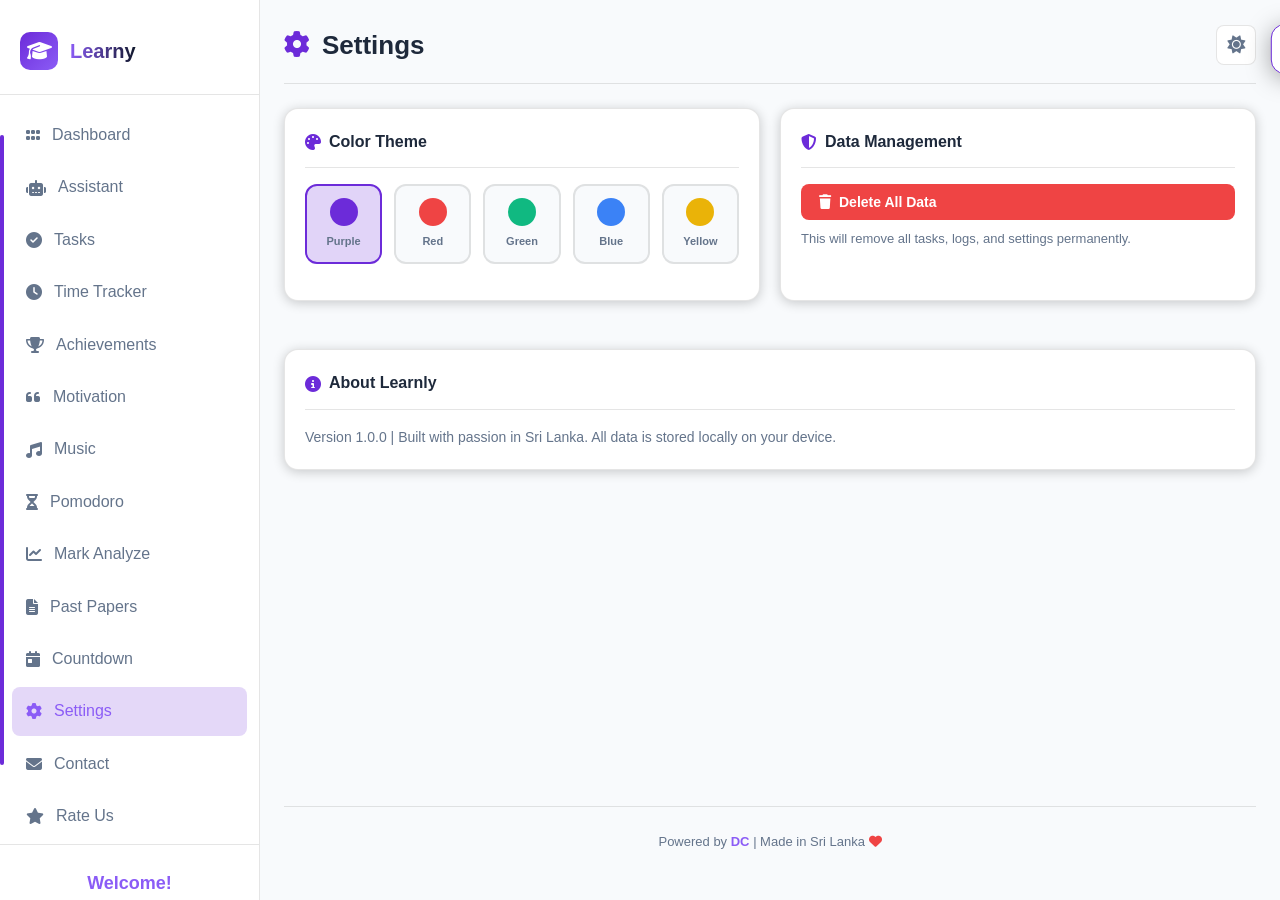
<file: settings.html>
<!DOCTYPE html>
<html lang="en">
<head>
  <meta charset="UTF-8">
  <meta name="viewport" content="width=device-width, initial-scale=1.0">
  <title>Learny - Settings</title>
  <link rel="manifest" href="manifest.json">
  <meta name="theme-color" content="#6c2bd9">
  <link rel="stylesheet" href="https://cdnjs.cloudflare.com/ajax/libs/font-awesome/6.5.0/css/all.min.css">
  <link rel="stylesheet" href="style.css">
</head>
<body>
  <div class="app-container">
    <div class="overlay"></div>
    <aside class="sidebar">
      <div class="sidebar-header"><div class="sidebar-logo"><i class="fa fa-graduation-cap"></i></div><span class="sidebar-title">Learny</span></div>
      <ul class="nav-list">
        <li class="nav-item"><a href="index.html"><i class="fa fa-grip"></i> Dashboard</a></li>
        <li class="nav-item"><a href="assistant.html"><i class="fa fa-robot"></i> Assistant</a></li>
        <li class="nav-item"><a href="tasks.html"><i class="fa fa-check-circle"></i> Tasks</a></li>
        <li class="nav-item"><a href="time.html"><i class="fa fa-clock"></i> Time Tracker</a></li>
        <li class="nav-item"><a href="achievements.html"><i class="fa fa-trophy"></i> Achievements</a></li>
        <li class="nav-item"><a href="motivation.html"><i class="fa fa-quote-left"></i> Motivation</a></li>
        <li class="nav-item"><a href="music.html"><i class="fa fa-music"></i> Music</a></li>
        <li class="nav-item"><a href="pomodoro.html"><i class="fa fa-hourglass-half"></i> Pomodoro</a></li>
        <li class="nav-item"><a href="mark.html"><i class="fa fa-chart-line"></i> Mark Analyze</a></li>
        <li class="nav-item"><a href="pastpapers.html"><i class="fa fa-file-alt"></i> Past Papers</a></li>
        <li class="nav-item"><a href="countdown.html"><i class="fa fa-calendar-day"></i> Countdown</a></li>
        <li class="nav-item active"><a href="settings.html"><i class="fa fa-cog"></i> Settings</a></li>
        <li class="nav-item"><a href="contact.html"><i class="fa fa-envelope"></i> Contact</a></li>
        <li class="nav-item"><a href="rate.html"><i class="fa fa-star"></i> Rate Us</a></li>
      </ul>
      <div class="sidebar-welcome"><p class="welcome-text">Welcome!</p><div class="divider"></div><p>Stay focused & keep learning</p></div>
    </aside>
    <main class="main-content">
      <header class="page-header">
        <button class="hamburger"><i class="fa fa-bars"></i></button>
        <h1 class="page-title"><i class="fa fa-cog"></i> Settings</h1>
        <div class="header-actions"><button class="theme-toggle" id="toggle-mode"><i class="fa fa-sun"></i></button></div>
      </header>
      <div id="notification-toast" class="notification"><i class="fa fa-check-circle"></i><span></span></div>
      <div class="grid-equal">
        <div class="card">
          <div class="card-header"><span class="card-title"><i class="fa fa-palette"></i> Color Theme</span></div>
          <div class="theme-grid">
            <div class="theme-option active" data-theme="purple"><div class="theme-preview" style="background:#6c2bd9"></div><div class="theme-name">Purple</div></div>
            <div class="theme-option" data-theme="red"><div class="theme-preview" style="background:#ef4444"></div><div class="theme-name">Red</div></div>
            <div class="theme-option" data-theme="green"><div class="theme-preview" style="background:#10b981"></div><div class="theme-name">Green</div></div>
            <div class="theme-option" data-theme="blue"><div class="theme-preview" style="background:#3b82f6"></div><div class="theme-name">Blue</div></div>
            <div class="theme-option" data-theme="yellow"><div class="theme-preview" style="background:#eab308"></div><div class="theme-name">Yellow</div></div>
          </div>
        </div>
        <div class="card">
          <div class="card-header"><span class="card-title"><i class="fa fa-shield-alt"></i> Data Management</span></div>
          <button class="btn btn-danger w-full" id="delete-all"><i class="fa fa-trash"></i> Delete All Data</button>
          <p style="color:var(--text-muted);font-size:13px;margin-top:8px">This will remove all tasks, logs, and settings permanently.</p>
        </div>
      </div>
      <div class="card mt-3">
        <div class="card-header"><span class="card-title"><i class="fa fa-info-circle"></i> About Learnly</span></div>
        <p style="color:var(--text-muted);font-size:14px">Version 1.0.0 | Built with passion in Sri Lanka. All data is stored locally on your device.</p>
      </div>
      <footer class="site-footer">Powered by <a href="contact.html">DC</a> | Made in Sri Lanka <i class="fa fa-heart" style="color:var(--danger)"></i></footer>
    </main>
  </div>
  <script src="script.js"></script>
</body>
</html>
</file>
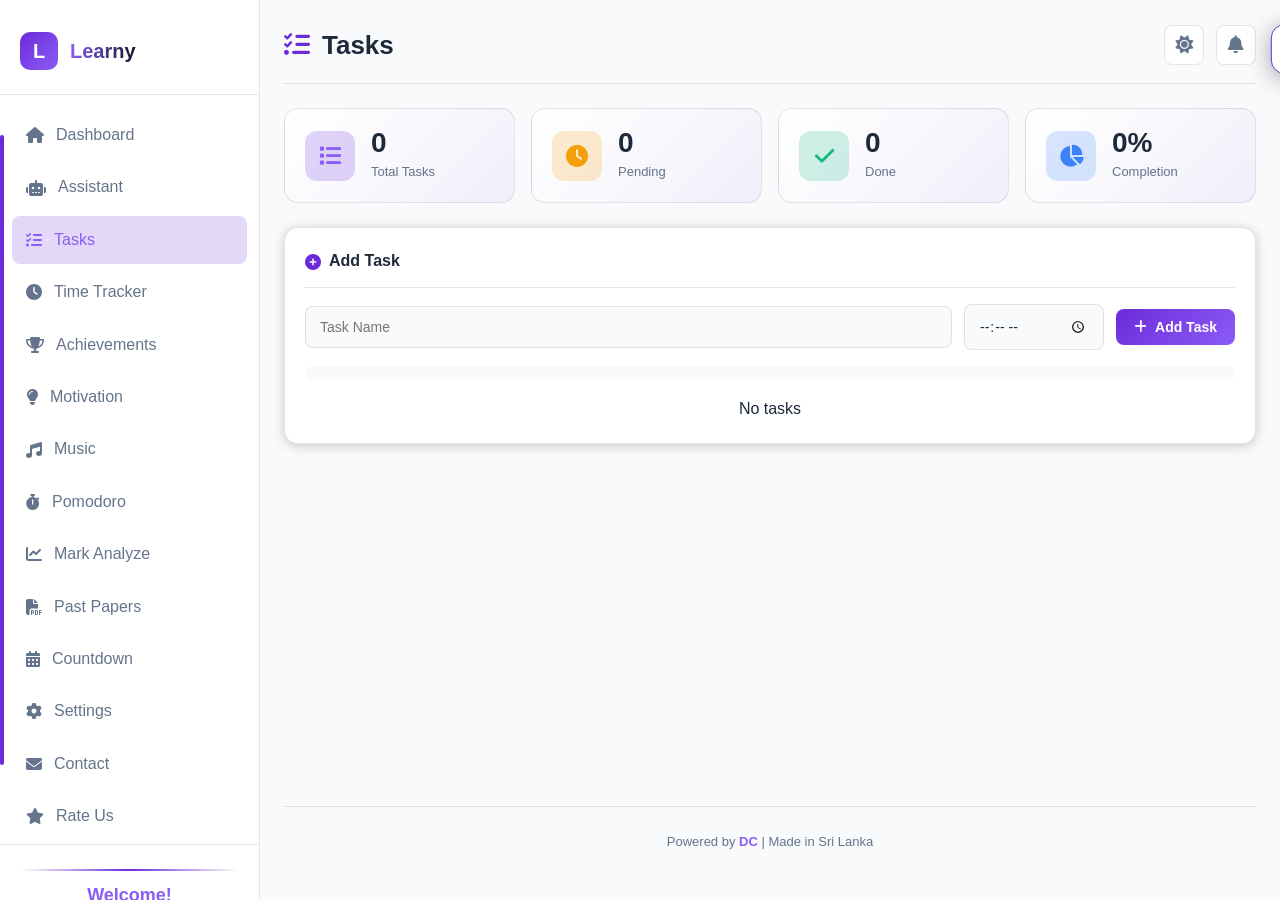
<file: tasks.html>
<!DOCTYPE html>
<html lang="en">
<head>
<meta charset="UTF-8">
<meta name="viewport" content="width=device-width, initial-scale=1.0">
<title>Learny - Tasks</title>
<link rel="stylesheet" href="style.css">
<link rel="stylesheet" href="https://cdnjs.cloudflare.com/ajax/libs/font-awesome/6.4.0/css/all.min.css">
</head>
<body>
<div class="app-container">
<aside class="sidebar">
<div class="sidebar-header">
<div class="sidebar-logo">L</div>
<div class="sidebar-title">Learny</div>
</div>
<ul class="nav-list">
<li class="nav-item"><a href="index.html"><i class="fa fa-home"></i> Dashboard</a></li>
<li class="nav-item"><a href="assistant.html"><i class="fa fa-robot"></i> Assistant</a></li>
<li class="nav-item active"><a href="tasks.html"><i class="fa fa-tasks"></i> Tasks</a></li>
<li class="nav-item"><a href="time.html"><i class="fa fa-clock"></i> Time Tracker</a></li>
<li class="nav-item"><a href="achievements.html"><i class="fa fa-trophy"></i> Achievements</a></li>
<li class="nav-item"><a href="motivation.html"><i class="fa fa-lightbulb"></i> Motivation</a></li>
<li class="nav-item"><a href="music.html"><i class="fa fa-music"></i> Music</a></li>
<li class="nav-item"><a href="pomodoro.html"><i class="fa fa-stopwatch"></i> Pomodoro</a></li>
<li class="nav-item"><a href="mark.html"><i class="fa fa-chart-line"></i> Mark Analyze</a></li>
<li class="nav-item"><a href="pastpapers.html"><i class="fa fa-file-pdf"></i> Past Papers</a></li>
<li class="nav-item"><a href="countdown.html"><i class="fa fa-calendar-alt"></i> Countdown</a></li>
<li class="nav-item"><a href="settings.html"><i class="fa fa-cog"></i> Settings</a></li>
<li class="nav-item"><a href="contact.html"><i class="fa fa-envelope"></i> Contact</a></li>
<li class="nav-item"><a href="rate.html"><i class="fa fa-star"></i> Rate Us</a></li>
</ul>
<div class="sidebar-welcome">
<div class="divider"></div>
<p class="welcome-text">Welcome!</p>
<p>Stay focused & keep learning</p>
</div>
</aside>

<main class="main-content">
<header class="page-header">
<button class="hamburger"><i class="fa fa-bars"></i></button>
<div class="page-title"><i class="fa fa-tasks"></i> Tasks</div>
<div class="header-actions">
<button class="theme-toggle"><i class="fa fa-moon"></i></button>
<button class="notif-btn"><i class="fa fa-bell"></i></button>

</div>
</header>

<div class="stats-grid">
<div class="stat-card">
<div class="stat-icon purple"><i class="fa fa-list"></i></div>
<div class="stat-info"><h3 id="task-count">0</h3><p>Total Tasks</p></div>
</div>
<div class="stat-card">
<div class="stat-icon orange"><i class="fa fa-clock"></i></div>
<div class="stat-info"><h3 id="pending-count">0</h3><p>Pending</p></div>
</div>
<div class="stat-card">
<div class="stat-icon green"><i class="fa fa-check"></i></div>
<div class="stat-info"><h3 id="done-count">0</h3><p>Done</p></div>
</div>
<div class="stat-card">
<div class="stat-icon blue"><i class="fa fa-chart-pie"></i></div>
<div class="stat-info"><h3 id="completion-rate">0%</h3><p>Completion</p></div>
</div>
</div>

<div class="card mb-3">
<div class="card-header">
<div class="card-title"><i class="fa fa-plus-circle"></i> Add Task</div>
</div>
<form id="task-form" class="flex items-center gap-3 mb-2" style="flex-wrap:wrap;">
<input type="text" id="task-input" class="form-control" placeholder="Task Name" style="flex:1;min-width:200px;" required>
<input type="time" id="task-time-input" class="form-control" style="width:140px;">
<button type="submit" class="btn btn-primary"><i class="fa fa-plus"></i> Add Task</button>
</form>
<div class="progress-container mb-2">
<div id="progress-bar" class="progress-bar" style="width:0%"></div>
</div>
<div id="tasks-list" class="task-list"></div>
</div>

<footer class="site-footer">
Powered by <a href="contact.html">DC</a> | Made in Sri Lanka
</footer>
</main>
</div>
<div class="overlay"></div>
<div id="notification-toast" class="notification"><i class="fa fa-info-circle"></i><span></span></div>
<script src="script.js"></script>
</body>
</html>
</file>
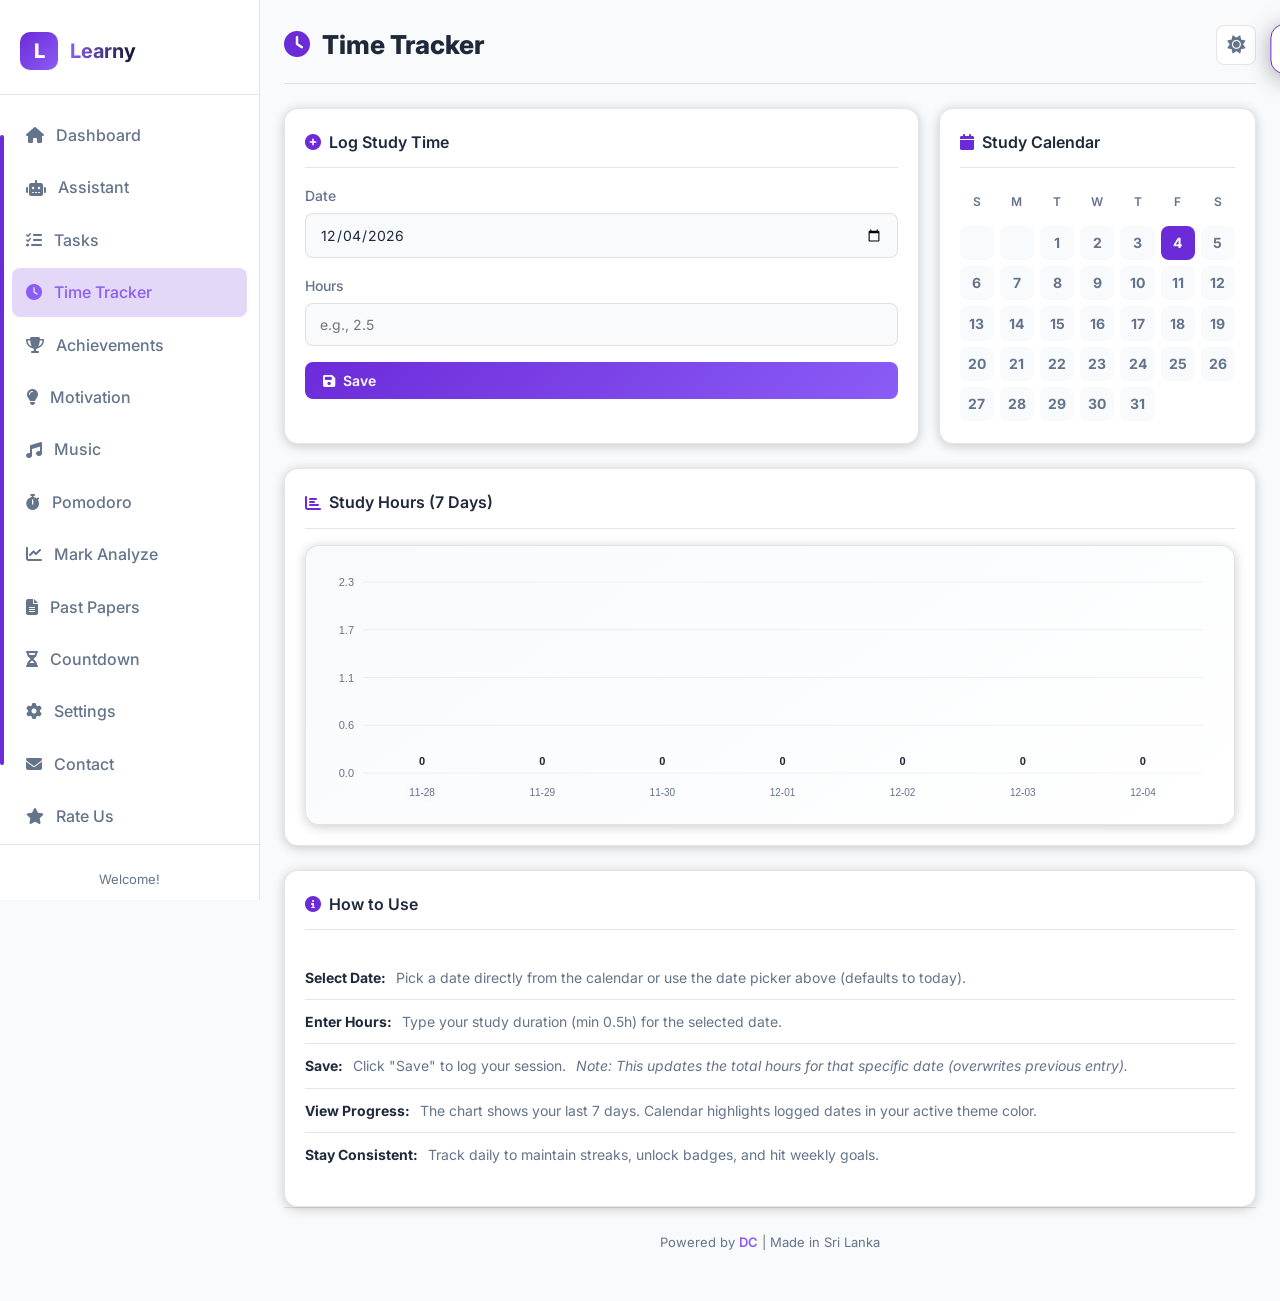
<file: time.html>
<!DOCTYPE html>
<html lang="en">
<head>
    <meta charset="UTF-8">
    <meta name="viewport" content="width=device-width, initial-scale=1.0">
    <title>Learny - Time Tracker</title>
    <link rel="stylesheet" href="style.css">
    <link rel="stylesheet" href="https://cdnjs.cloudflare.com/ajax/libs/font-awesome/6.4.0/css/all.min.css">
    <link href="https://fonts.googleapis.com/css2?family=Inter:wght@400;500;600;700;800&display=swap" rel="stylesheet">
</head>
<body>
    <div class="app-container">
        <!-- Sidebar -->
        <aside class="sidebar">
            <div class="sidebar-header">
                <div class="sidebar-logo">L</div>
                <div class="sidebar-title">Learny</div>
            </div>
            <ul class="nav-list">
                <li class="nav-item"><a href="index.html"><i class="fa fa-home"></i> Dashboard</a></li>
                <li class="nav-item"><a href="assistant.html"><i class="fa fa-robot"></i> Assistant</a></li>
                <li class="nav-item"><a href="tasks.html"><i class="fa fa-tasks"></i> Tasks</a></li>
                <li class="nav-item active"><a href="time.html"><i class="fa fa-clock"></i> Time Tracker</a></li>
                <li class="nav-item"><a href="achievements.html"><i class="fa fa-trophy"></i> Achievements</a></li>
                <li class="nav-item"><a href="motivation.html"><i class="fa fa-lightbulb"></i> Motivation</a></li>
                <li class="nav-item"><a href="music.html"><i class="fa fa-music"></i> Music</a></li>
                <li class="nav-item"><a href="pomodoro.html"><i class="fa fa-stopwatch"></i> Pomodoro</a></li>
                <li class="nav-item"><a href="mark.html"><i class="fa fa-chart-line"></i> Mark Analyze</a></li>
                <li class="nav-item"><a href="pastpapers.html"><i class="fa fa-file-alt"></i> Past Papers</a></li>
                <li class="nav-item"><a href="countdown.html"><i class="fa fa-hourglass-half"></i> Countdown</a></li>
                <li class="nav-item"><a href="settings.html"><i class="fa fa-cog"></i> Settings</a></li>
                <li class="nav-item"><a href="contact.html"><i class="fa fa-envelope"></i> Contact</a></li>
                <li class="nav-item"><a href="rate.html"><i class="fa fa-star"></i> Rate Us</a></li>
            </ul>
            <div class="sidebar-welcome">
                <p>Welcome!</p>
                <div class="welcome-text">Stay focused & keep learning</div>
            </div>
        </aside>

        <!-- Main Content -->
        <main class="main-content">
            <div class="page-header">
<button class="hamburger"><i class="fa fa-bars"></i></button>
                <h1 class="page-title"><i class="fa fa-clock"></i> Time Tracker</h1>
                <div class="header-actions">
                    <button class="theme-toggle" title="Toggle Theme"><i class="fa fa-moon"></i></button>
                    
                </div>
            </div>

            <div class="grid-2">
                <!-- Log Form -->
                <div class="card">
                    <div class="card-header">
                        <h2 class="card-title"><i class="fa fa-plus-circle"></i> Log Study Time</h2>
                    </div>
                    <form id="time-form" class="mb-3">
                        <div class="form-group">
                            <label for="date-input">Date</label>
                            <input type="date" id="date-input" class="form-control" required>
                        </div>
                        <div class="form-group">
                            <label for="hours-input">Hours</label>
                            <input type="number" id="hours-input" class="form-control" step="0.5" min="0.5" placeholder="e.g., 2.5" required>
                        </div>
                        <button type="submit" class="btn btn-primary w-full"><i class="fa fa-save"></i> Save</button>
                    </form>
                </div>

                <!-- Calendar -->
                <div class="card">
                    <div class="card-header">
                        <h2 class="card-title"><i class="fa fa-calendar"></i> Study Calendar</h2>
                    </div>
                    <div id="study-calendar" class="calendar-grid"></div>
                </div>
            </div>

            <!-- Chart -->
            <div class="card mb-3">
                <div class="card-header">
                    <h2 class="card-title"><i class="fa fa-chart-bar"></i> Study Hours (7 Days)</h2>
                </div>
                <div class="chart-container">
                    <canvas id="timeChart" class="chart-canvas"></canvas>
                </div>
            </div>

            <!-- How to Use -->
            <div class="card">
                <div class="card-header">
                    <h2 class="card-title"><i class="fa fa-info-circle"></i> How to Use</h2>
                </div>
                <div class="how-to-use-content">
                    <ul>
                        <li><strong>Select Date:</strong> Pick a date directly from the calendar or use the date picker above (defaults to today).</li>
                        <li><strong>Enter Hours:</strong> Type your study duration (min 0.5h) for the selected date.</li>
                        <li><strong>Save:</strong> Click "Save" to log your session. <em>Note: This updates the total hours for that specific date (overwrites previous entry).</em></li>
                        <li><strong>View Progress:</strong> The chart shows your last 7 days. Calendar highlights logged dates in your active theme color.</li>
                        <li><strong>Stay Consistent:</strong> Track daily to maintain streaks, unlock badges, and hit weekly goals.</li>
                    </ul>
                </div>
            </div>

            <footer class="site-footer">
                Powered by <a href="contact.html">DC</a> | Made in Sri Lanka
            </footer>
        </main>
    </div>

    <!-- Overlay for mobile sidebar -->
    <div class="overlay"></div>
    <!-- Toast Notification -->
    <div id="notification-toast" class="notification"><i class="fa fa-bell"></i> <span></span></div>

    <script src="script.js"></script>
</body>
</html>
</file>
<file: style.css>
:root {
  --primary: #6c2bd9;
  --primary-light: #8b5cf6;
  --primary-dark: #5b21b6;
  --secondary: #f59e0b;
  --bg-dark: #0f0f1a;
  --bg-card: #1a1a2e;
  --bg-card-hover: #22223a;
  --text-main: #e2e8f0;
  --text-muted: #94a3b8;
  --text-bright: #ffffff;
  --success: #10b981;
  --danger: #ef4444;
  --warning: #f59e0b;
  --info: #3b82f6;
  --border: rgba(255, 255, 255, 0.08);
  --chart-grid: rgba(255, 255, 255, 0.05);
  --chart-label: #94a3b8;
  --shadow: 0 4px 24px rgba(0, 0, 0, 0.35);
  --shadow-sm: 0 2px 12px rgba(0, 0, 0, 0.2);
  --radius: 14px;
  --radius-sm: 8px;
  --transition: 0.3s cubic-bezier(0.4, 0, 0.2, 1);
}

* {
  margin: 0;
  padding: 0;
  box-sizing: border-box;
  font-family: 'Inter', 'Segoe UI', Tahoma, Geneva, Verdana, sans-serif;
}

html {
  scroll-behavior: smooth;
}

body {
  background: var(--bg-dark);
  color: var(--text-main);
  line-height: 1.65;
  overflow-x: hidden;
  transition: background var(--transition), color var(--transition);
}

a, .btn {
  text-decoration: none !important;
}

a:hover {
  opacity: 0.9;
}

/* ========================================
   SCROLLBAR - NEUTRAL BG COLOR
   ======================================== */
::-webkit-scrollbar {
  width: 8px;
}

::-webkit-scrollbar-track {
  background: var(--bg-dark);
}

::-webkit-scrollbar-thumb {
  background: var(--bg-card-hover);
  border-radius: 8px;
}

::-webkit-scrollbar-thumb:hover {
  background: var(--primary);
}

* {
  scrollbar-width: thin;
  scrollbar-color: var(--bg-card-hover) var(--bg-dark);
}

::selection {
  background: var(--primary);
  color: #fff;
}

.app-container {
  display: flex;
  min-height: 100vh;
}

.sidebar {
  position: fixed;
  top: 0;
  left: 0;
  width: 260px;
  height: 100vh;
  background: var(--bg-card);
  border-right: 1px solid var(--border);
  padding: 16px 0;
  overflow-y: auto;
  z-index: 1000;
  transition: transform var(--transition), background var(--transition);
}

.sidebar-header {
  padding: 16px 20px 24px;
  display: flex;
  align-items: center;
  gap: 12px;
  border-bottom: 1px solid var(--border);
  margin-bottom: 16px;
}

.sidebar-logo {
  width: 38px;
  height: 38px;
  border-radius: 10px;
  background: linear-gradient(135deg, var(--primary), var(--primary-light));
  display: flex;
  align-items: center;
  justify-content: center;
  font-weight: 800;
  font-size: 20px;
  color: #fff;
}

.sidebar-title {
  font-size: 20px;
  font-weight: 700;
  background: linear-gradient(to right, var(--primary-light), var(--text-bright));
  -webkit-background-clip: text;
  -webkit-text-fill-color: transparent;
  background-clip: text;
}

.nav-list {
  list-style: none;
  padding: 0 12px;
}

.nav-item a {
  display: flex;
  align-items: center;
  gap: 12px;
  padding: 11px 14px;
  border-radius: var(--radius-sm);
  color: var(--text-muted);
  text-decoration: none;
  transition: all var(--transition);
  margin-bottom: 4px;
  font-weight: 500;
}

.nav-item a:hover,
.nav-item.active a {
  background: rgba(108, 43, 217, 0.18);
  color: var(--primary-light);
}

.nav-item.active a::before {
  content: '';
  position: absolute;
  left: 0;
  top: 50%;
  transform: translateY(-50%);
  width: 4px;
  height: 70%;
  background: var(--primary);
  border-radius: 2px;
}

.sidebar-welcome {
  margin-top: auto;
  padding: 24px 20px 16px;
  border-top: 1px solid var(--border);
  text-align: center;
}

.sidebar-welcome p {
  color: var(--text-muted);
  font-size: 13px;
  margin-bottom: 8px;
}

.sidebar-welcome .welcome-text {
  font-size: 18px;
  font-weight: 700;
  color: var(--primary-light);
  margin-bottom: 12px;
}

.sidebar-welcome .divider {
  height: 2px;
  background: linear-gradient(to right, transparent, var(--primary), transparent);
  margin-bottom: 10px;
}

.main-content {
  flex: 1;
  margin-left: 260px;
  padding: 24px;
  min-height: 100vh;
  display: flex;
  flex-direction: column;
  transition: margin var(--transition);
}

.page-header {
  display: flex;
  justify-content: space-between;
  align-items: center;
  margin-bottom: 24px;
  padding-bottom: 16px;
  border-bottom: 1px solid var(--border);
}

.page-title {
  font-size: 26px;
  font-weight: 800;
  display: flex;
  align-items: center;
  gap: 12px;
}

.page-title i {
  color: var(--primary);
}

.hamburger {
  display: none;
  font-size: 24px;
  background: none;
  border: none;
  color: var(--text-main);
  cursor: pointer;
  padding: 8px;
  border-radius: var(--radius-sm);
  transition: background var(--transition);
}

.hamburger:hover {
  background: var(--bg-card);
}

.header-actions {
  display: flex;
  gap: 12px;
  align-items: center;
}

.theme-toggle,
.notif-btn {
  background: var(--bg-card);
  border: 1px solid var(--border);
  color: var(--text-muted);
  width: 40px;
  height: 40px;
  border-radius: var(--radius-sm);
  cursor: pointer;
  transition: all var(--transition);
  display: flex;
  align-items: center;
  justify-content: center;
  font-size: 18px;
}

.theme-toggle:hover,
.notif-btn:hover {
  background: var(--primary);
  color: #fff;
  border-color: var(--primary);
}

.card {
  background: var(--bg-card);
  border-radius: var(--radius);
  padding: 20px;
  border: 1px solid var(--border);
  box-shadow: var(--shadow-sm);
  transition: all var(--transition);
}

.card:hover {
  box-shadow: var(--shadow);
  transform: translateY(-2px);
}

.card-header {
  display: flex;
  align-items: center;
  justify-content: space-between;
  margin-bottom: 16px;
  padding-bottom: 12px;
  border-bottom: 1px solid var(--border);
}

.card-title {
  font-size: 16px;
  font-weight: 600;
  display: flex;
  align-items: center;
  gap: 8px;
}

.card-title i {
  color: var(--primary);
}

.stats-grid {
  display: grid;
  grid-template-columns: repeat(auto-fit, minmax(220px, 1fr));
  gap: 16px;
  margin-bottom: 24px;
}

.stat-card {
  background: linear-gradient(135deg, var(--bg-card) 0%, rgba(108, 43, 217, 0.05) 100%);
  border-radius: var(--radius);
  padding: 20px;
  border: 1px solid var(--border);
  display: flex;
  align-items: center;
  gap: 16px;
  transition: all var(--transition);
}

.stat-card:hover {
  transform: translateY(-4px);
  box-shadow: var(--shadow);
  border-color: var(--primary);
}

.stat-icon {
  width: 50px;
  height: 50px;
  border-radius: 12px;
  display: flex;
  align-items: center;
  justify-content: center;
  font-size: 22px;
  flex-shrink: 0;
}

.stat-icon.purple {
  background: rgba(108, 43, 217, 0.2);
  color: var(--primary-light);
}

.stat-icon.green {
  background: rgba(16, 185, 129, 0.2);
  color: var(--success);
}

.stat-icon.orange {
  background: rgba(245, 158, 11, 0.2);
  color: var(--warning);
}

.stat-icon.blue {
  background: rgba(59, 130, 246, 0.2);
  color: var(--info);
}

.stat-icon.red {
  background: rgba(239, 68, 68, 0.2);
  color: var(--danger);
}

.stat-info h3 {
  font-size: 28px;
  font-weight: 800;
  margin-bottom: 4px;
  line-height: 1;
}

.stat-info p {
  color: var(--text-muted);
  font-size: 13px;
  font-weight: 500;
}

.grid-2 {
  display: grid;
  grid-template-columns: 2fr 1fr;
  gap: 20px;
  margin-bottom: 24px;
}

.grid-equal {
  display: grid;
  grid-template-columns: repeat(auto-fit, minmax(300px, 1fr));
  gap: 20px;
  margin-bottom: 24px;
}

.btn {
  padding: 10px 18px;
  border-radius: var(--radius-sm);
  border: none;
  cursor: pointer;
  font-weight: 600;
  font-size: 14px;
  display: inline-flex;
  align-items: center;
  gap: 8px;
  transition: all var(--transition);
}

.btn-primary {
  background: linear-gradient(135deg, var(--primary), var(--primary-light));
  color: #fff;
}

.btn-primary:hover {
  opacity: 0.9;
  transform: translateY(-1px);
  box-shadow: 0 4px 16px rgba(108, 43, 217, 0.4);
}

.btn-secondary {
  background: var(--bg-card-hover);
  color: var(--text-main);
  border: 1px solid var(--border);
}

.btn-secondary:hover {
  background: var(--bg-dark);
  border-color: var(--primary);
  color: var(--primary-light);
}

.btn-success {
  background: var(--success);
  color: #fff;
}

.btn-danger {
  background: var(--danger);
  color: #fff;
}

.btn-warning {
  background: var(--warning);
  color: #000;
}

.btn-info {
  background: var(--info);
  color: #fff;
}

.btn-sm {
  padding: 6px 12px;
  font-size: 12px;
  border-radius: 6px;
}

.btn-lg {
  padding: 14px 24px;
  font-size: 16px;
  border-radius: 12px;
}

.form-group {
  margin-bottom: 16px;
}

.form-group label {
  display: block;
  margin-bottom: 6px;
  font-weight: 500;
  font-size: 14px;
  color: var(--text-muted);
}

.form-control {
  width: 100%;
  padding: 12px 14px;
  background: var(--bg-dark);
  border: 1px solid var(--border);
  border-radius: var(--radius-sm);
  color: var(--text-main);
  font-size: 14px;
  transition: border-color var(--transition), box-shadow var(--transition);
}

.form-control:focus {
  outline: none;
  border-color: var(--primary);
  box-shadow: 0 0 0 3px rgba(108, 43, 217, 0.25);
}

select.form-control {
  appearance: none;
  background-image: url("data:image/svg+xml,%3Csvg xmlns='http://www.w3.org/2000/svg' width='12' height='12' viewBox='0 0 12 12'%3E%3Cpath fill='%2394a3b8' d='M6 8L1 3h10z'/%3E%3C/svg%3E");
  background-repeat: no-repeat;
  background-position: right 12px center;
}

.task-list {
  max-height: 320px;
  overflow-y: auto;
}

.task-item {
  display: flex;
  align-items: center;
  gap: 12px;
  padding: 12px;
  background: var(--bg-dark);
  border-radius: var(--radius-sm);
  margin-bottom: 8px;
  border: 1px solid var(--border);
  transition: all var(--transition);
  animation: fadeIn 0.3s ease;
}

.task-item:hover {
  border-color: var(--primary);
}

.task-item.done {
  opacity: 0.5;
  text-decoration: line-through;
}

.task-check {
  width: 20px;
  height: 20px;
  border-radius: 50%;
  border: 2px solid var(--primary);
  cursor: pointer;
  display: flex;
  align-items: center;
  justify-content: center;
  transition: all var(--transition);
  flex-shrink: 0;
}

.task-check.checked {
  background: var(--primary);
  color: #fff;
}

.task-text {
  flex: 1;
  font-size: 14px;
}

.task-time {
  color: var(--warning);
  font-size: 12px;
  font-weight: 600;
  display: flex;
  align-items: center;
  gap: 4px;
}

.task-delete {
  background: none;
  border: none;
  color: var(--danger);
  cursor: pointer;
  font-size: 16px;
  opacity: 0.5;
  transition: opacity var(--transition);
}

.task-delete:hover {
  opacity: 1;
}

.progress-container {
  background: var(--bg-dark);
  border-radius: 12px;
  height: 14px;
  overflow: hidden;
  margin-top: 8px;
}

.progress-bar {
  height: 100%;
  background: linear-gradient(90deg, var(--primary), var(--primary-light));
  border-radius: 12px;
  transition: width 0.5s cubic-bezier(0.4, 0, 0.2, 1);
}

.table-responsive {
  overflow-x: auto;
}

.data-table {
  width: 100%;
  border-collapse: collapse;
}

.data-table th,
.data-table td {
  padding: 12px 16px;
  text-align: left;
  border-bottom: 1px solid var(--border);
  font-size: 14px;
}

.data-table th {
  color: var(--text-muted);
  font-weight: 600;
  background: var(--bg-dark);
}

.data-table tr:hover td {
  background: var(--bg-card-hover);
}

.chart-container {
  width: 100%;
  height: 280px;
  position: relative;
  background: linear-gradient(145deg, var(--bg-dark), var(--bg-card));
  border-radius: var(--radius);
  padding: 16px;
  border: 1px solid var(--border);
  box-shadow: var(--shadow-sm);
}

.chart-canvas {
  width: 100% !important;
  height: 100% !important;
}

.calendar-grid {
  display: grid;
  grid-template-columns: repeat(7, 1fr);
  gap: 6px;
}

.cal-day {
  aspect-ratio: 1;
  display: flex;
  flex-direction: column;
  align-items: center;
  justify-content: center;
  border-radius: 8px;
  font-size: 12px;
  cursor: pointer;
  transition: all var(--transition);
  background: var(--bg-dark);
  color: var(--text-muted);
  font-weight: 500;
  padding: 4px;
}

.cal-date-num {
  font-weight: 700;
  font-size: 14px;
  line-height: 1;
}

.cal-hours {
  font-size: 10px;
  font-weight: 600;
  margin-top: 2px;
  color: var(--primary-light);
}

.cal-day:hover {
  background: var(--primary);
  color: #fff;
}

.cal-day.has-data {
  background: rgba(108, 43, 217, 0.3);
  color: var(--text-main);
  border: 1px solid var(--primary);
}

.cal-day.today {
  background: var(--primary);
  color: #fff;
}

.cal-day.today .cal-hours {
  color: #fff !important;
}

.cal-header {
  font-weight: 600;
  color: var(--text-muted);
  font-size: 12px;
  text-align: center;
  padding: 8px 0;
}

.pomodoro-display {
  font-size: 72px;
  font-weight: 900;
  text-align: center;
  padding: 32px;
  background: var(--bg-dark);
  border-radius: 24px;
  margin-bottom: 24px;
  font-variant-numeric: tabular-nums;
  letter-spacing: 2px;
  position: relative;
  overflow: hidden;
}

.pomodoro-display::before {
  content: '';
  position: absolute;
  inset: 0;
  background: radial-gradient(circle, rgba(108, 43, 217, 0.1) 0%, transparent 70%);
}

.pomodoro-status {
  text-align: center;
  font-size: 16px;
  color: var(--text-muted);
  margin-bottom: 16px;
  font-weight: 500;
  text-transform: uppercase;
  letter-spacing: 1px;
}

.pomodoro-controls {
  display: flex;
  justify-content: center;
  gap: 12px;
  margin-bottom: 24px;
}

.session-count {
  text-align: center;
  display: flex;
  align-items: center;
  justify-content: center;
  gap: 8px;
  padding: 12px;
  background: var(--bg-dark);
  border-radius: var(--radius-sm);
  font-weight: 600;
}

.session-count i {
  color: var(--warning);
}

.music-player {
  background: linear-gradient(135deg, var(--bg-card) 0%, rgba(108, 43, 217, 0.1) 100%);
  border-radius: var(--radius);
  padding: 24px;
  text-align: center;
  border: 1px solid var(--border);
}

.album-art {
  width: 160px;
  height: 160px;
  border-radius: 24px;
  background: linear-gradient(135deg, var(--primary), var(--primary-light));
  margin: 0 auto 16px;
  display: flex;
  align-items: center;
  justify-content: center;
  font-size: 48px;
  color: #fff;
  animation: pulse 2s infinite;
}

.player-controls {
  display: flex;
  align-items: center;
  justify-content: center;
  gap: 16px;
  margin: 16px 0;
}

.player-btn {
  width: 48px;
  height: 48px;
  border-radius: 50%;
  background: var(--bg-dark);
  border: 1px solid var(--border);
  color: var(--text-main);
  display: flex;
  align-items: center;
  justify-content: center;
  cursor: pointer;
  transition: all var(--transition);
  font-size: 18px;
}

.player-btn:hover {
  background: var(--primary);
  color: #fff;
  transform: scale(1.05);
}

.player-btn.play-btn {
  width: 64px;
  height: 64px;
  font-size: 24px;
}

.progress-seek {
  width: 100%;
  height: 6px;
  background: var(--bg-dark);
  border-radius: 3px;
  cursor: pointer;
  margin: 12px 0;
  position: relative;
}

.progress-fill {
  height: 100%;
  background: var(--primary);
  border-radius: 3px;
  width: 0;
  transition: width 0.1s linear;
}

.time-display {
  display: flex;
  justify-content: space-between;
  font-size: 12px;
  color: var(--text-muted);
  margin-bottom: 8px;
}

.playlist-item {
  display: flex;
  align-items: center;
  gap: 12px;
  padding: 12px;
  background: var(--bg-dark);
  border-radius: var(--radius-sm);
  margin-bottom: 8px;
  cursor: pointer;
  transition: all var(--transition);
  border: 1px solid transparent;
}

.playlist-item:hover,
.playlist-item.active {
  border-color: var(--primary);
  background: rgba(108, 43, 217, 0.1);
}

.playlist-item.active {
  background: rgba(108, 43, 217, 0.2);
}

.playlist-num {
  width: 28px;
  height: 28px;
  border-radius: 50%;
  background: var(--primary);
  color: #fff;
  display: flex;
  align-items: center;
  justify-content: center;
  font-size: 12px;
  font-weight: 700;
}

.playlist-info {
  flex: 1;
}

.playlist-name {
  font-weight: 600;
  font-size: 14px;
}

.playlist-duration {
  font-size: 12px;
  color: var(--text-muted);
}

.badge-container {
  display: flex;
  gap: 16px;
  justify-content: center;
  flex-wrap: wrap;
}

.badge {
  width: 120px;
  height: 140px;
  background: var(--bg-dark);
  border-radius: 16px;
  display: flex;
  flex-direction: column;
  align-items: center;
  justify-content: center;
  gap: 8px;
  border: 2px solid var(--border);
  transition: all var(--transition);
  position: relative;
  overflow: hidden;
}

.badge.earned {
  border-color: var(--primary);
  animation: badgeEarn 0.6s cubic-bezier(0.4, 0, 0.2, 1);
}

.badge.bronze {
  border-color: #cd7f32;
}

.badge.silver {
  border-color: #c0c0c0;
}

.badge.golden {
  border-color: #ffd700;
}

.badge-icon {
  font-size: 40px;
}

.badge.bronze .badge-icon {
  color: #cd7f32;
}

.badge.silver .badge-icon {
  color: #c0c0c0;
}

.badge.golden .badge-icon {
  color: #ffd700;
}

.badge-name {
  font-size: 14px;
  font-weight: 700;
}

.badge-desc {
  font-size: 11px;
  color: var(--text-muted);
  text-align: center;
}

.motivation-grid {
  display: grid;
  grid-template-columns: repeat(auto-fill, minmax(320px, 1fr));
  gap: 20px;
  padding-bottom: 24px;
}

.quote-card {
  background: var(--bg-card);
  border: 1px solid var(--border);
  border-radius: var(--radius);
  padding: 28px 24px;
  text-align: center;
  position: relative;
  overflow: hidden;
  transition: all var(--transition);
  box-shadow: var(--shadow-sm);
}

.quote-card:hover {
  transform: translateY(-6px);
  box-shadow: var(--shadow);
  border-color: var(--primary);
}

.quote-card::before {
  content: '';
  position: absolute;
  top: 0;
  left: 0;
  right: 0;
  height: 4px;
  background: linear-gradient(90deg, var(--primary), var(--primary-light));
}

.quote-text {
  font-size: 18px;
  font-style: italic;
  line-height: 1.6;
  margin-bottom: 16px;
  color: var(--text-main);
  position: relative;
}

.quote-text::before {
  content: '\201C';
  font-size: 48px;
  color: var(--primary);
  opacity: 0.3;
  position: absolute;
  top: -24px;
  left: -12px;
  font-family: serif;
}

.quote-author {
  color: var(--primary-light);
  font-weight: 600;
  font-size: 14px;
  margin-bottom: 14px;
}

.quote-sinhala {
  font-size: 15px;
  color: var(--text-muted);
  line-height: 1.6;
  margin-bottom: 16px;
  opacity: 0;
  max-height: 0;
  overflow: hidden;
  transition: all 0.4s cubic-bezier(0.4, 0, 0.2, 1);
  background: rgba(108, 43, 217, 0.05);
  padding: 0 12px;
  border-radius: var(--radius-sm);
}

.quote-sinhala.show {
  opacity: 1;
  max-height: 300px;
  padding: 12px;
  margin-top: 8px;
  margin-bottom: 12px;
}

.translate-btn {
  margin-top: 4px;
  background: transparent;
  border: 1px solid var(--border);
  color: var(--text-muted);
  padding: 7px 16px;
  border-radius: 20px;
  cursor: pointer;
  font-size: 12px;
  transition: all var(--transition);
  display: inline-flex;
  align-items: center;
  gap: 6px;
}

.translate-btn:hover {
  background: var(--primary);
  color: #fff;
  border-color: var(--primary);
}

.fade-in-anim {
  animation: fadeInQuote 0.5s ease forwards;
  opacity: 0;
}

@keyframes fadeInQuote {
  from {
    opacity: 0;
    transform: translateY(15px);
  }
  to {
    opacity: 1;
    transform: translateY(0);
  }
}

.countdown-display {
  display: grid;
  grid-template-columns: repeat(4, 1fr);
  gap: 12px;
  margin: 24px 0;
}

.countdown-box {
  background: var(--bg-dark);
  border-radius: 16px;
  padding: 20px;
  text-align: center;
  border: 1px solid var(--border);
}

.countdown-value {
  font-size: 36px;
  font-weight: 800;
  background: linear-gradient(135deg, var(--primary), var(--primary-light));
  -webkit-background-clip: text;
  -webkit-text-fill-color: transparent;
  background-clip: text;
  line-height: 1.1;
}

.countdown-label {
  font-size: 12px;
  color: var(--text-muted);
  text-transform: uppercase;
  letter-spacing: 1px;
  margin-top: 6px;
}

.paper-link {
  display: flex;
  align-items: center;
  gap: 16px;
  padding: 20px;
  background: var(--bg-dark);
  border-radius: var(--radius);
  border: 1px solid var(--border);
  text-decoration: none;
  color: var(--text-main);
  transition: all var(--transition);
  margin-bottom: 12px;
}

.paper-link:hover {
  border-color: var(--primary);
  transform: translateY(-3px);
  box-shadow: var(--shadow);
}

.paper-icon {
  width: 56px;
  height: 56px;
  border-radius: 14px;
  background: rgba(59, 130, 246, 0.2);
  display: flex;
  align-items: center;
  justify-content: center;
  font-size: 24px;
  color: var(--info);
}

.paper-info h3 {
  font-size: 16px;
  margin-bottom: 4px;
}

.paper-info p {
  font-size: 13px;
  color: var(--text-muted);
}

.theme-grid {
  display: grid;
  grid-template-columns: repeat(5, 1fr);
  gap: 12px;
  margin: 16px 0;
}

.theme-option {
  padding: 12px;
  border-radius: 12px;
  border: 2px solid var(--border);
  background: var(--bg-dark);
  cursor: pointer;
  transition: all var(--transition);
  text-align: center;
}

.theme-option.active {
  border-color: var(--primary);
  background: rgba(108, 43, 217, 0.2);
}

.theme-preview {
  width: 28px;
  height: 28px;
  border-radius: 50%;
  margin: 0 auto 6px;
}

.theme-name {
  font-size: 11px;
  font-weight: 600;
  color: var(--text-muted);
}

.contact-card {
  display: flex;
  gap: 20px;
  align-items: flex-start;
  padding: 24px;
  background: var(--bg-dark);
  border-radius: var(--radius);
  border: 1px solid var(--border);
  margin-bottom: 16px;
}

.contact-avatar {
  width: 80px;
  height: 80px;
  border-radius: 50%;
  background: linear-gradient(135deg, var(--primary), var(--primary-light));
  display: flex;
  align-items: center;
  justify-content: center;
  font-size: 32px;
  color: #fff;
  flex-shrink: 0;
}

.social-links {
  display: flex;
  gap: 12px;
  margin-top: 12px;
}

.social-link {
  width: 40px;
  height: 40px;
  border-radius: 10px;
  background: var(--bg-card);
  border: 1px solid var(--border);
  display: flex;
  align-items: center;
  justify-content: center;
  color: var(--text-muted);
  text-decoration: none;
  transition: all var(--transition);
}

.social-link:hover {
  background: var(--primary);
  color: #fff;
  border-color: var(--primary);
  transform: translateY(-2px);
}

.stars-container {
  display: flex;
  gap: 12px;
  justify-content: center;
  margin: 24px 0;
}

.star-btn {
  background: none;
  border: none;
  color: var(--text-muted);
  font-size: 36px;
  cursor: pointer;
  transition: all var(--transition);
  padding: 4px;
}

.star-btn:hover,
.star-btn.active {
  color: var(--warning);
  transform: scale(1.2);
}

.faq-item {
  background: var(--bg-dark);
  border-radius: var(--radius-sm);
  margin-bottom: 8px;
  border: 1px solid var(--border);
  overflow: hidden;
}

.faq-question {
  padding: 16px 20px;
  display: flex;
  align-items: center;
  justify-content: space-between;
  cursor: pointer;
  font-weight: 600;
  transition: background var(--transition);
}

.faq-question:hover {
  background: var(--bg-card-hover);
}

.faq-answer {
  max-height: 0;
  overflow: hidden;
  transition: max-height 0.3s cubic-bezier(0.4, 0, 0.2, 1), padding 0.3s;
  padding: 0 20px;
  color: var(--text-muted);
  font-size: 14px;
  line-height: 1.7;
}

.faq-item.open .faq-answer {
  max-height: 200px;
  padding: 0 20px 16px;
}

.faq-item.open .faq-toggle {
  transform: rotate(180deg);
}

.chat-container {
  height: 500px;
  display: flex;
  flex-direction: column;
  background: var(--bg-dark);
  border-radius: var(--radius);
  border: 1px solid var(--border);
  overflow: hidden;
}

.chat-messages {
  flex: 1;
  overflow-y: auto;
  padding: 20px;
  display: flex;
  flex-direction: column;
  gap: 12px;
}

.message {
  max-width: 80%;
  padding: 12px 16px;
  border-radius: 16px;
  font-size: 14px;
  line-height: 1.5;
  animation: messageSlide 0.3s ease;
}

.message.bot {
  background: var(--bg-card);
  align-self: flex-start;
  border-bottom-left-radius: 4px;
}

.message.user {
  background: var(--primary);
  align-self: flex-end;
  border-bottom-right-radius: 4px;
  color: #ffffff !important;
}

.chat-options {
  padding: 16px 20px;
  background: var(--bg-card);
  border-top: 1px solid var(--border);
  display: flex;
  flex-direction: column;
  gap: 8px;
}

.chat-option-btn {
  padding: 10px 16px;
  background: var(--bg-dark);
  border: 1px solid var(--border);
  border-radius: var(--radius-sm);
  color: var(--text-main);
  cursor: pointer;
  text-align: left;
  transition: all var(--transition);
  font-size: 13px;
}

.chat-option-btn:hover {
  background: var(--primary);
  border-color: var(--primary);
}

.site-footer {
  margin-top: auto;
  padding: 24px;
  text-align: center;
  color: var(--text-muted);
  font-size: 13px;
  border-top: 1px solid var(--border);
}

.site-footer a {
  color: var(--primary-light);
  text-decoration: none;
  font-weight: 600;
}

.site-footer a:hover {
  text-decoration: underline;
}

.notification {
  position: fixed;
  top: 24px;
  right: 24px;
  padding: 14px 20px;
  background: var(--bg-card);
  border: 1px solid var(--primary);
  border-radius: var(--radius);
  box-shadow: var(--shadow);
  z-index: 9999;
  display: flex;
  align-items: center;
  gap: 12px;
  transform: translateX(120%);
  transition: transform 0.3s cubic-bezier(0.4, 0, 0.2, 1);
}

.notification.show {
  transform: translateX(0);
}

.notification i {
  color: var(--primary);
  font-size: 20px;
}

.confetti {
  position: fixed;
  top: 0;
  left: 0;
  width: 100%;
  height: 100%;
  pointer-events: none;
  z-index: 9999;
}

.overlay {
  position: fixed;
  inset: 0;
  background: rgba(0, 0, 0, 0.6);
  z-index: 999;
  display: none;
}

.overlay.show {
  display: block;
}

.modal {
  position: fixed;
  top: 50%;
  left: 50%;
  transform: translate(-50%, -50%) scale(0.9);
  background: var(--bg-card);
  border-radius: var(--radius);
  padding: 24px;
  z-index: 1000;
  min-width: 300px;
  max-width: 500px;
  width: 90%;
  opacity: 0;
  transition: all var(--transition);
  border: 1px solid var(--border);
  box-shadow: var(--shadow);
}

.modal.show {
  opacity: 1;
  transform: translate(-50%, -50%) scale(1);
}

@keyframes fadeIn {
  from {
    opacity: 0;
    transform: translateY(10px);
  }
  to {
    opacity: 1;
    transform: translateY(0);
  }
}

@keyframes slideIn {
  from {
    opacity: 0;
    transform: translateX(-20px);
  }
  to {
    opacity: 1;
    transform: translateX(0);
  }
}

@keyframes messageSlide {
  from {
    opacity: 0;
    transform: translateY(8px);
  }
  to {
    opacity: 1;
    transform: translateY(0);
  }
}

@keyframes badgeEarn {
  0% {
    transform: scale(0.5);
    opacity: 0;
  }
  60% {
    transform: scale(1.1);
  }
  100% {
    transform: scale(1);
    opacity: 1;
  }
}

@keyframes pulse {
  0%,
  100% {
    transform: scale(1);
  }
  50% {
    transform: scale(1.03);
  }
}

@keyframes spin {
  to {
    transform: rotate(360deg);
  }
}

@keyframes progress {
  from {
    width: 0;
  }
}

/* ========================================
   QUICK STATS (Professional Clean Style)
   ======================================== */
.quick-stats-list {
  display: flex;
  flex-direction: column;
  gap: 0;
  padding: 4px 0;
}

.stat-row {
  display: flex;
  justify-content: space-between;
  align-items: center;
  padding: 10px 8px;
  border-bottom: 1px solid var(--border);
  transition: all var(--transition);
}

.stat-row:last-child {
  border-bottom: none;
  padding-bottom: 0;
}

.stat-row:hover {
  background: rgba(108, 43, 217, 0.05);
  transform: translateX(2px);
}

.stat-row span {
  color: var(--text-muted);
  font-size: 13px;
  font-weight: 500;
}

.stat-row strong {
  color: var(--primary-light);
  font-size: 15px;
  font-weight: 700;
  font-variant-numeric: tabular-nums;
  background: rgba(108, 43, 217, 0.12);
  padding: 4px 10px;
  border-radius: 6px;
  min-width: 45px;
  text-align: center;
  transition: all var(--transition);
}

.stat-row:hover strong {
  background: rgba(108, 43, 217, 0.18);
  transform: scale(1.05);
}

/* ========================================
   GREETING BANNER - DARK MODE
   ======================================== */
.greeting-banner {
  background: var(--bg-card);
  border: 1px solid var(--border);
  border-radius: var(--radius);
  box-shadow: var(--shadow-sm);
  position: relative;
  overflow: hidden;
}

.greeting-content {
  display: flex;
  align-items: center;
  gap: 16px;
  padding: 16px 20px;
}

.greeting-avatar {
  width: 100px;
  height: 100px;
  border-radius: 20px;
  object-fit: cover;
  flex-shrink: 0;
  transition: transform var(--transition);
}

.greeting-avatar:hover {
  transform: scale(1.05);
}

.greeting-text-container {
  display: flex;
  flex-direction: column;
  gap: 4px;
  flex: 1;
}

.greeting-full {
  font-size: 20px;
  font-weight: 700;
  color: var(--text-main);
  letter-spacing: 0.3px;
}

.greeting-sub {
  font-size: 13px;
  color: var(--text-muted);
}

/* ✅ Light mode override */
body.light .greeting-banner {
  background: #ffffff;
  border-color: rgba(0, 0, 0, 0.08);
}

/* ========================================
   PROFILE PAGE STYLES
   ======================================== */
.profile-container {
  max-width: 900px;
  margin: 0 auto;
}

/* ✅ DESKTOP: 7 columns = 2 rows for 14 avatars */
.avatar-grid {
  display: grid;
  grid-template-columns: repeat(7, 1fr);
  gap: 14px;
  padding: 10px 0;
}

.avatar-option {
  position: relative;
  cursor: pointer;
  border-radius: 14px;
  overflow: hidden;
  border: 2px solid transparent;
  transition: all var(--transition);
  background: var(--bg-dark);
  aspect-ratio: 1;
  display: flex;
  align-items: center;
  justify-content: center;
}

.avatar-option:hover {
  border-color: var(--primary-light);
  transform: translateY(-3px);
}

.avatar-option.selected {
  border-color: var(--primary);
  box-shadow: 0 0 0 3px rgba(108, 43, 217, 0.15);
}

.avatar-option img {
  width: 85%;
  height: 85%;
  object-fit: cover;
  border-radius: 10px;
  transition: transform var(--transition);
}

.avatar-option:hover img {
  transform: scale(1.05);
}

.avatar-check {
  position: absolute;
  top: 6px;
  right: 6px;
  width: 22px;
  height: 22px;
  background: var(--primary);
  border-radius: 50%;
  display: flex;
  align-items: center;
  justify-content: center;
  color: #fff;
  font-size: 11px;
  opacity: 0;
  transform: scale(0.5);
  transition: all var(--transition);
}

.avatar-option.selected .avatar-check {
  opacity: 1;
  transform: scale(1);
}

.profile-form {
  display: flex;
  flex-direction: column;
  gap: 18px;
}

.form-row {
  display: grid;
  grid-template-columns: 1fr 1fr;
  gap: 16px;
}

.form-actions {
  display: flex;
  gap: 12px;
  margin-top: 8px;
  flex-wrap: wrap;
}

.form-actions .btn {
  flex: 1;
  min-width: 140px;
  justify-content: center;
  padding: 12px 20px;
  font-weight: 600;
  display: inline-flex;
  align-items: center;
  gap: 8px;
  border-radius: var(--radius-sm);
  border: none;
  cursor: pointer;
  transition: all var(--transition);
}

.form-actions .btn-primary {
  background: linear-gradient(135deg, var(--primary), var(--primary-light));
  color: #fff;
}

.form-actions .btn-primary:hover {
  opacity: 0.9;
  transform: translateY(-1px);
  box-shadow: 0 4px 16px rgba(108, 43, 217, 0.4);
}

.form-actions .btn-secondary {
  background: var(--bg-card-hover);
  color: var(--text-main);
  border: 1px solid var(--border);
}

.form-actions .btn-secondary:hover {
  background: var(--bg-dark);
  border-color: var(--primary);
  color: var(--primary-light);
}

.char-counter {
  font-size: 11px;
  color: var(--text-muted);
  text-align: right;
  margin-top: 4px;
}

.greeting-preview {
  display: flex;
  align-items: center;
  gap: 14px;
  padding: 14px;
  background: var(--bg-dark);
  border-radius: var(--radius-sm);
}

.preview-avatar {
  width: 52px;
  height: 52px;
  border-radius: 14px;
  object-fit: cover;
}

.preview-text {
  display: flex;
  flex-direction: column;
  gap: 3px;
}

.preview-text .greeting-text {
  font-size: 15px;
  font-weight: 600;
  color: var(--text-main);
}

.preview-text .subtext {
  font-size: 12px;
  color: var(--text-muted);
}

/* ========================================
   COUNTDOWN STYLES
   ======================================== */
.countdown-list-container {
  display: flex;
  flex-direction: column;
  gap: 16px;
}

.countdown-item {
  background: var(--bg-dark);
  border: 1px solid var(--border);
  border-radius: var(--radius);
  padding: 18px;
  transition: all var(--transition);
  position: relative;
  overflow: hidden;
}

.countdown-item:hover {
  border-color: var(--primary);
  transform: translateY(-2px);
  box-shadow: var(--shadow);
}

.countdown-item.expired {
  opacity: 0.6;
  border-color: var(--danger);
}

.countdown-item::before {
  content: '';
  position: absolute;
  top: 0;
  left: 0;
  width: 4px;
  height: 100%;
  background: var(--primary);
}

.countdown-item.expired::before {
  background: var(--danger);
}

.countdown-header {
  display: flex;
  justify-content: space-between;
  align-items: center;
  margin-bottom: 12px;
}

.countdown-title {
  font-size: 16px;
  font-weight: 700;
  color: var(--text-main);
}

.countdown-actions {
  display: flex;
  gap: 8px;
}

.countdown-grid {
  display: grid;
  grid-template-columns: repeat(4, 1fr);
  gap: 10px;
  margin-bottom: 10px;
}

.countdown-box {
  background: var(--bg-card);
  padding: 12px 8px;
  border-radius: 10px;
  text-align: center;
}

.countdown-value {
  font-size: 22px;
  font-weight: 800;
  color: var(--primary-light);
  line-height: 1;
}

.countdown-item.expired .countdown-value {
  color: var(--danger);
}

.countdown-label {
  font-size: 10px;
  color: var(--text-muted);
  text-transform: uppercase;
  margin-top: 4px;
  letter-spacing: 0.5px;
}

.countdown-date {
  font-size: 12px;
  color: var(--text-muted);
  text-align: right;
}

.dash-cd-item {
  display: flex;
  justify-content: space-between;
  align-items: center;
  padding: 10px 0;
  border-bottom: 1px solid var(--border);
}

.dash-cd-item:last-child {
  border-bottom: none;
}

.dash-cd-name {
  font-weight: 600;
  color: var(--text-main);
  font-size: 13px;
}

.dash-cd-days {
  font-weight: 700;
  color: var(--warning);
  font-size: 13px;
}

.share-toast {
  position: fixed;
  bottom: 30px;
  left: 50%;
  transform: translateX(-50%);
  background: var(--bg-card);
  color: var(--text-main);
  padding: 12px 20px;
  border-radius: 30px;
  border: 1px solid var(--border);
  box-shadow: var(--shadow);
  z-index: 9999;
  opacity: 0;
  transition: opacity 0.3s;
}

.share-toast.show {
  opacity: 1;
}

/* ========================================
   POMODORO FULLSCREEN & UTILITIES
   ======================================== */
.pomodoro-modes {
  display: flex;
  justify-content: center;
  gap: 10px;
  margin-bottom: 20px;
}

.mode-btn {
  padding: 8px 16px;
  border: 1px solid var(--border);
  background: var(--bg-dark);
  color: var(--text-muted);
  border-radius: 20px;
  cursor: pointer;
  transition: all var(--transition);
  font-weight: 500;
}

.mode-btn.active {
  background: var(--primary);
  color: #fff;
  border-color: var(--primary);
}

.mode-btn:hover:not(.active) {
  background: var(--bg-card-hover);
}

.pomodoro-main.fullscreen {
  position: fixed;
  top: 0;
  left: 0;
  width: 100vw;
  height: 100vh;
  z-index: 9999;
  background: var(--bg-dark);
  display: flex;
  flex-direction: column;
  align-items: center;
  justify-content: center;
  border-radius: 0;
  padding: 20px;
}

.pomodoro-main.fullscreen .pomodoro-display {
  font-size: 15vw;
  padding: 20px;
  background: transparent;
  box-shadow: none;
}

.pomodoro-main.fullscreen .pomodoro-status {
  font-size: 5vw;
  margin-bottom: 30px;
}

.pomodoro-main.fullscreen .session-count,
.pomodoro-main.fullscreen .pomodoro-modes {
  display: none;
}

.pomodoro-main.fullscreen .pomodoro-controls {
  gap: 20px;
}

.pomodoro-main.fullscreen .pomodoro-controls .btn {
  font-size: 24px;
  padding: 16px 24px;
}

.session-item {
  display: flex;
  align-items: center;
  justify-content: space-between;
  padding: 10px 12px;
  background: var(--bg-dark);
  border-radius: var(--radius-sm);
  margin-bottom: 6px;
  font-size: 14px;
  border: 1px solid var(--border);
}

.session-item .sess-time {
  color: var(--text-muted);
  font-size: 12px;
}

.how-to-use-content {
  padding: 10px 0;
}

.how-to-use-content ul {
  list-style: none;
  padding: 0;
  margin: 0;
}

.how-to-use-content li {
  padding: 10px 0;
  border-bottom: 1px solid var(--border);
  display: flex;
  align-items: flex-start;
  gap: 10px;
  font-size: 14px;
  color: var(--text-muted);
}

.how-to-use-content li:last-child {
  border-bottom: none;
}

.how-to-use-content li strong {
  color: var(--text-main);
}

/* ========================================
   MOBILE RESPONSIVE - COMPLETE
   ======================================== */
@media (max-width: 768px) {
  .sidebar {
    transform: translateX(-100%);
  }
  
  .sidebar.open {
    transform: translateX(0);
  }
  
  .main-content {
    margin-left: 0;
    padding: 16px;
  }
  
  .hamburger {
    display: flex;
  }
  
  .stats-grid {
    grid-template-columns: repeat(2, 1fr) !important;
    gap: 10px;
  }
  
  .stat-mobile-hide {
    display: none !important;
  }
  
  .stat-card {
    padding: 10px 8px;
    gap: 8px;
  }
  
  .stat-icon {
    width: 34px;
    height: 34px;
    font-size: 15px;
    border-radius: 8px;
  }
  
  .stat-info h3 {
    font-size: 17px;
  }
  
  .stat-info p {
    font-size: 10px;
  }
  
  .grid-2 {
    grid-template-columns: 1fr;
  }
  
  .countdown-display {
    grid-template-columns: repeat(2, 1fr);
  }
  
  .theme-grid {
    grid-template-columns: repeat(3, 1fr);
  }
  
  .pomodoro-display {
    font-size: 48px;
    padding: 24px;
  }
  
  .quote-text {
    font-size: 16px;
  }
  
  .page-title {
    font-size: 20px;
  }
  
  .motivation-grid {
    grid-template-columns: 1fr;
  }
  
  /* ✅ Greeting Banner Mobile */
  .greeting-content {
    padding: 14px 16px;
    gap: 12px;
  }
  
  .greeting-avatar {
    width: 60px;
    height: 60px;
  }
  
  .greeting-full {
    font-size: 18px;
  }
  
  .greeting-sub {
    font-size: 12px;
  }
  
  /* ✅ Profile Mobile - 3 columns */
  .avatar-grid {
    grid-template-columns: repeat(3, 1fr);
    gap: 10px;
  }
  
  .form-row {
    grid-template-columns: 1fr;
  }
  
  .form-actions {
    flex-direction: column;
  }
  
  .form-actions .btn {
    width: 100%;
  }
  
  .greeting-preview {
    flex-direction: column;
    text-align: center;
  }
}

@media (max-width: 600px) {
  .countdown-grid {
    grid-template-columns: repeat(2, 1fr);
  }
  
  .countdown-header {
    flex-direction: column;
    align-items: flex-start;
    gap: 8px;
  }
}

@media (max-width: 480px) {
  .greeting-avatar {
    width: 52px;
    height: 52px;
  }
  
  .preview-avatar {
    width: 48px;
    height: 48px;
  }
  
  /* ✅ Small Mobile: 3 columns, compact */
  .avatar-grid {
    grid-template-columns: repeat(3, 1fr);
    gap: 8px;
  }
  
  .avatar-option {
    border-radius: 10px;
  }
  
  .avatar-check {
    width: 18px;
    height: 18px;
    font-size: 10px;
    top: 4px;
    right: 4px;
  }
}

/* ========================================
   LIGHT MODE & THEME VARIATIONS
   ======================================== */
body.light {
  --bg-dark: #f8fafc;
  --bg-card: #ffffff;
  --bg-card-hover: #f1f5f9;
  --text-main: #1e293b;
  --text-muted: #64748b;
  --text-bright: #0f172a;
  --border: rgba(0, 0, 0, 0.1);
  --chart-grid: rgba(0, 0, 0, 0.05);
  --chart-label: #64748b;
}

body.theme-red {
  --primary: #ef4444;
  --primary-light: #f87171;
  --primary-dark: #dc2626;
}

body.theme-green {
  --primary: #10b981;
  --primary-light: #34d399;
  --primary-dark: #059669;
}

body.theme-blue {
  --primary: #3b82f6;
  --primary-light: #60a5fa;
  --primary-dark: #2563eb;
}

body.theme-yellow {
  --primary: #eab308;
  --primary-light: #facc15;
  --primary-dark: #ca8a04;
}

/* ========================================
   UTILITY CLASSES
   ======================================== */
.text-center { text-align: center; }
.text-right { text-align: right; }
.mb-0 { margin-bottom: 0; }
.mb-1 { margin-bottom: 8px; }
.mb-2 { margin-bottom: 16px; }
.mb-3 { margin-bottom: 24px; }
.mt-2 { margin-top: 16px; }
.mt-3 { margin-top: 24px; }
.flex { display: flex; }
.items-center { align-items: center; }
.justify-between { justify-content: space-between; }
.gap-2 { gap: 8px; }
.gap-3 { gap: 12px; }
.hidden { display: none !important; }
.w-full { width: 100%; }
</file>
